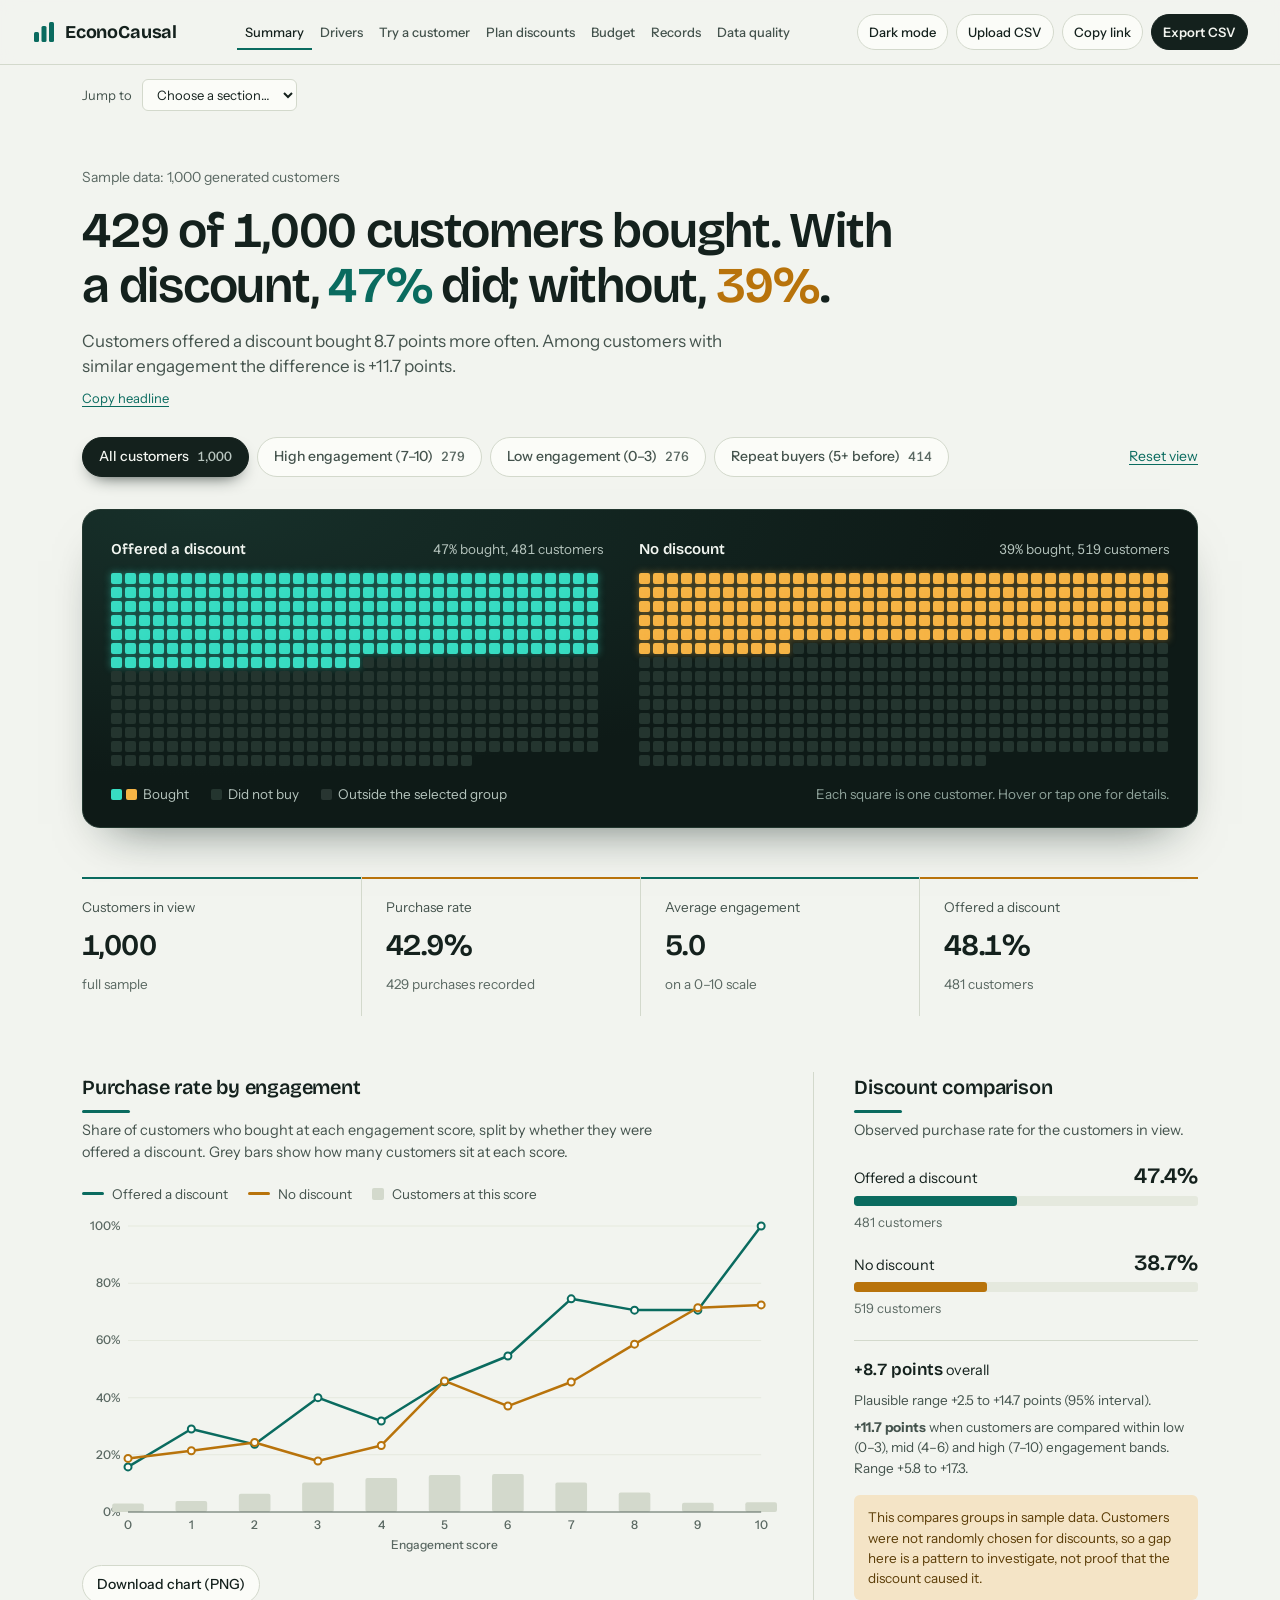
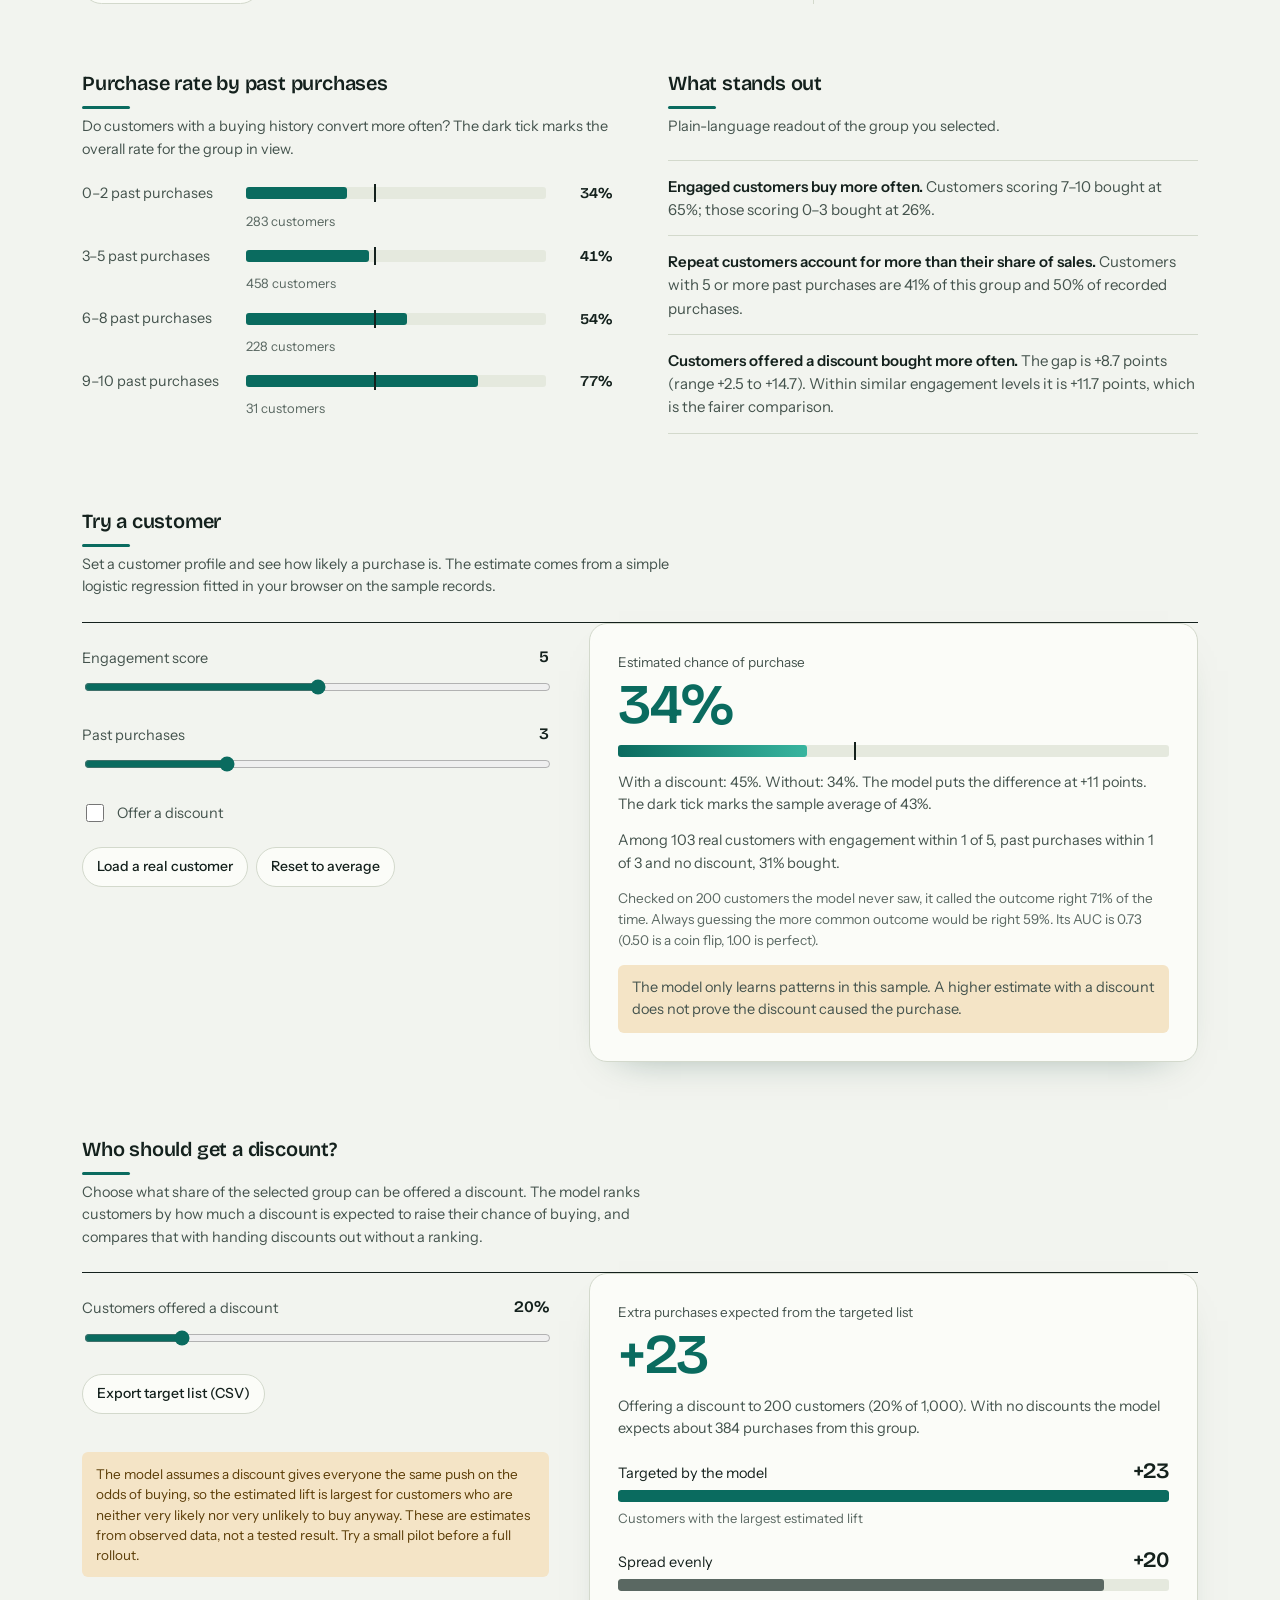
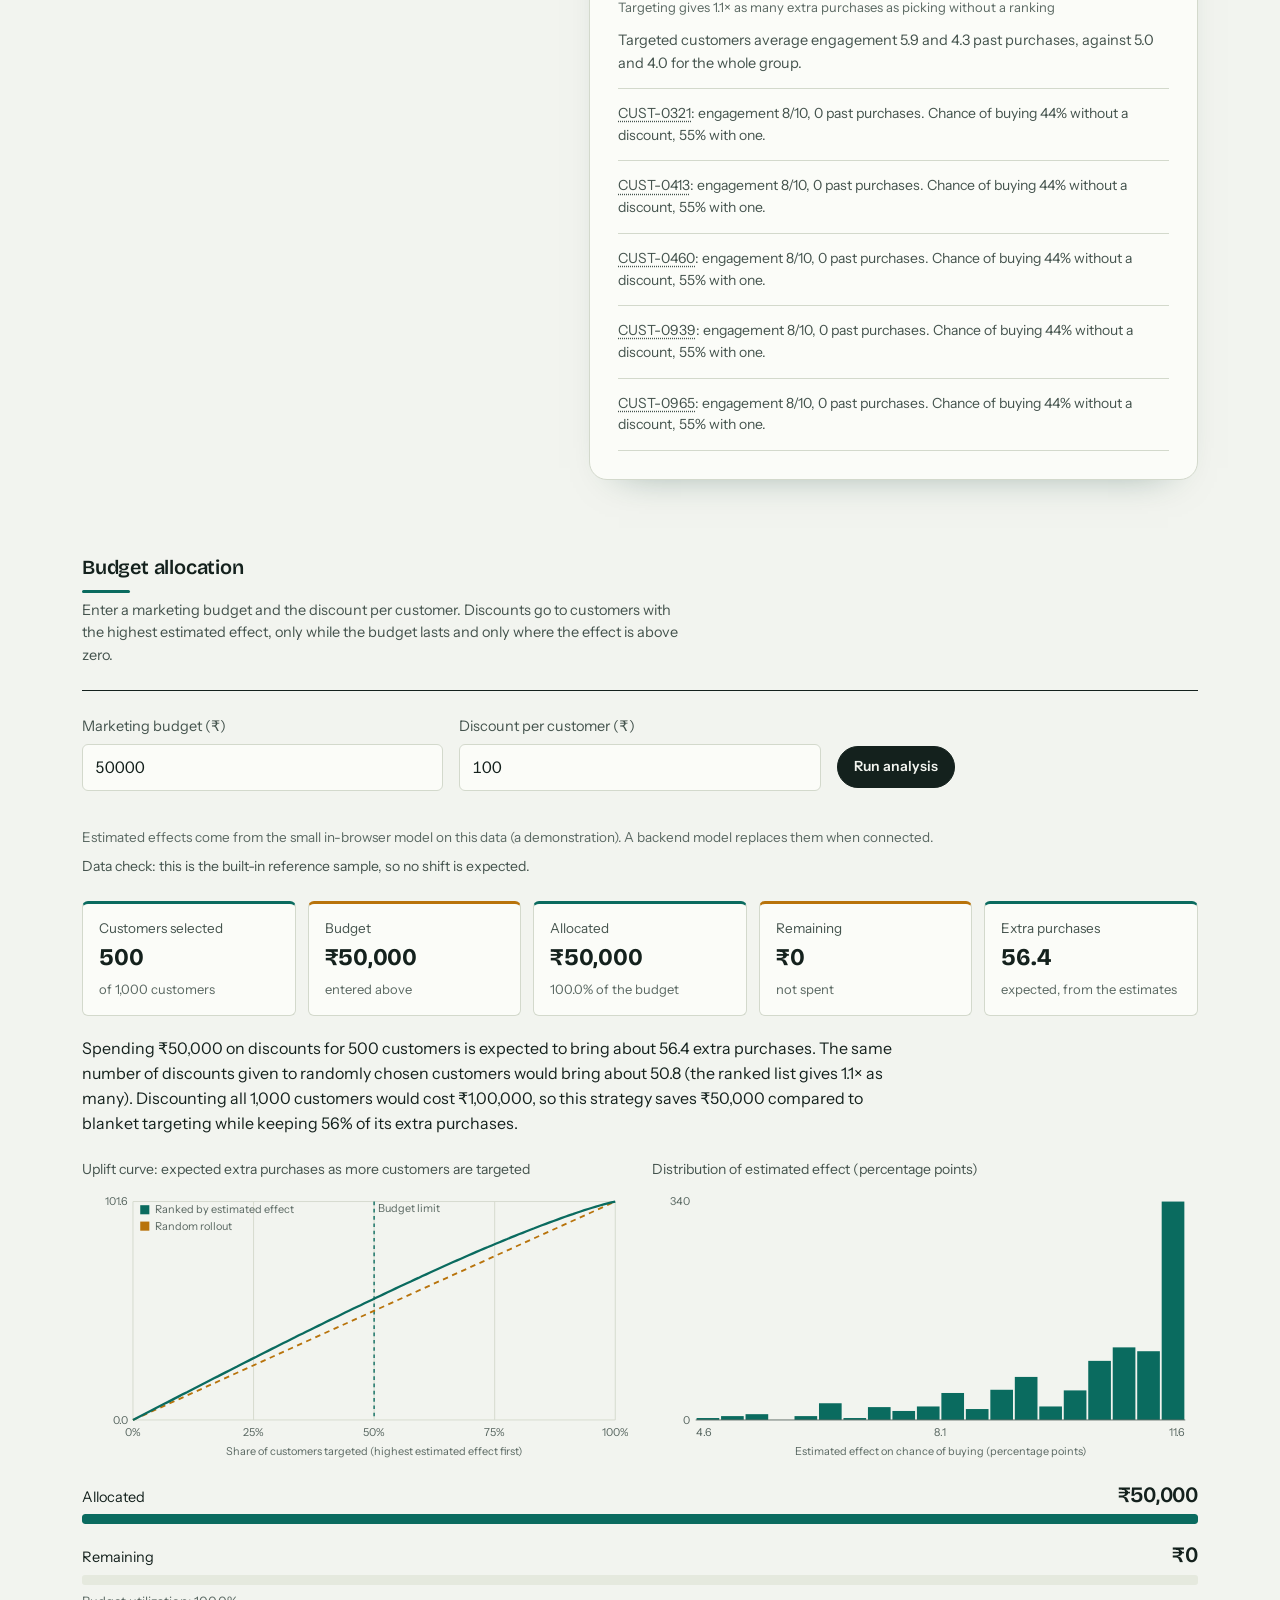
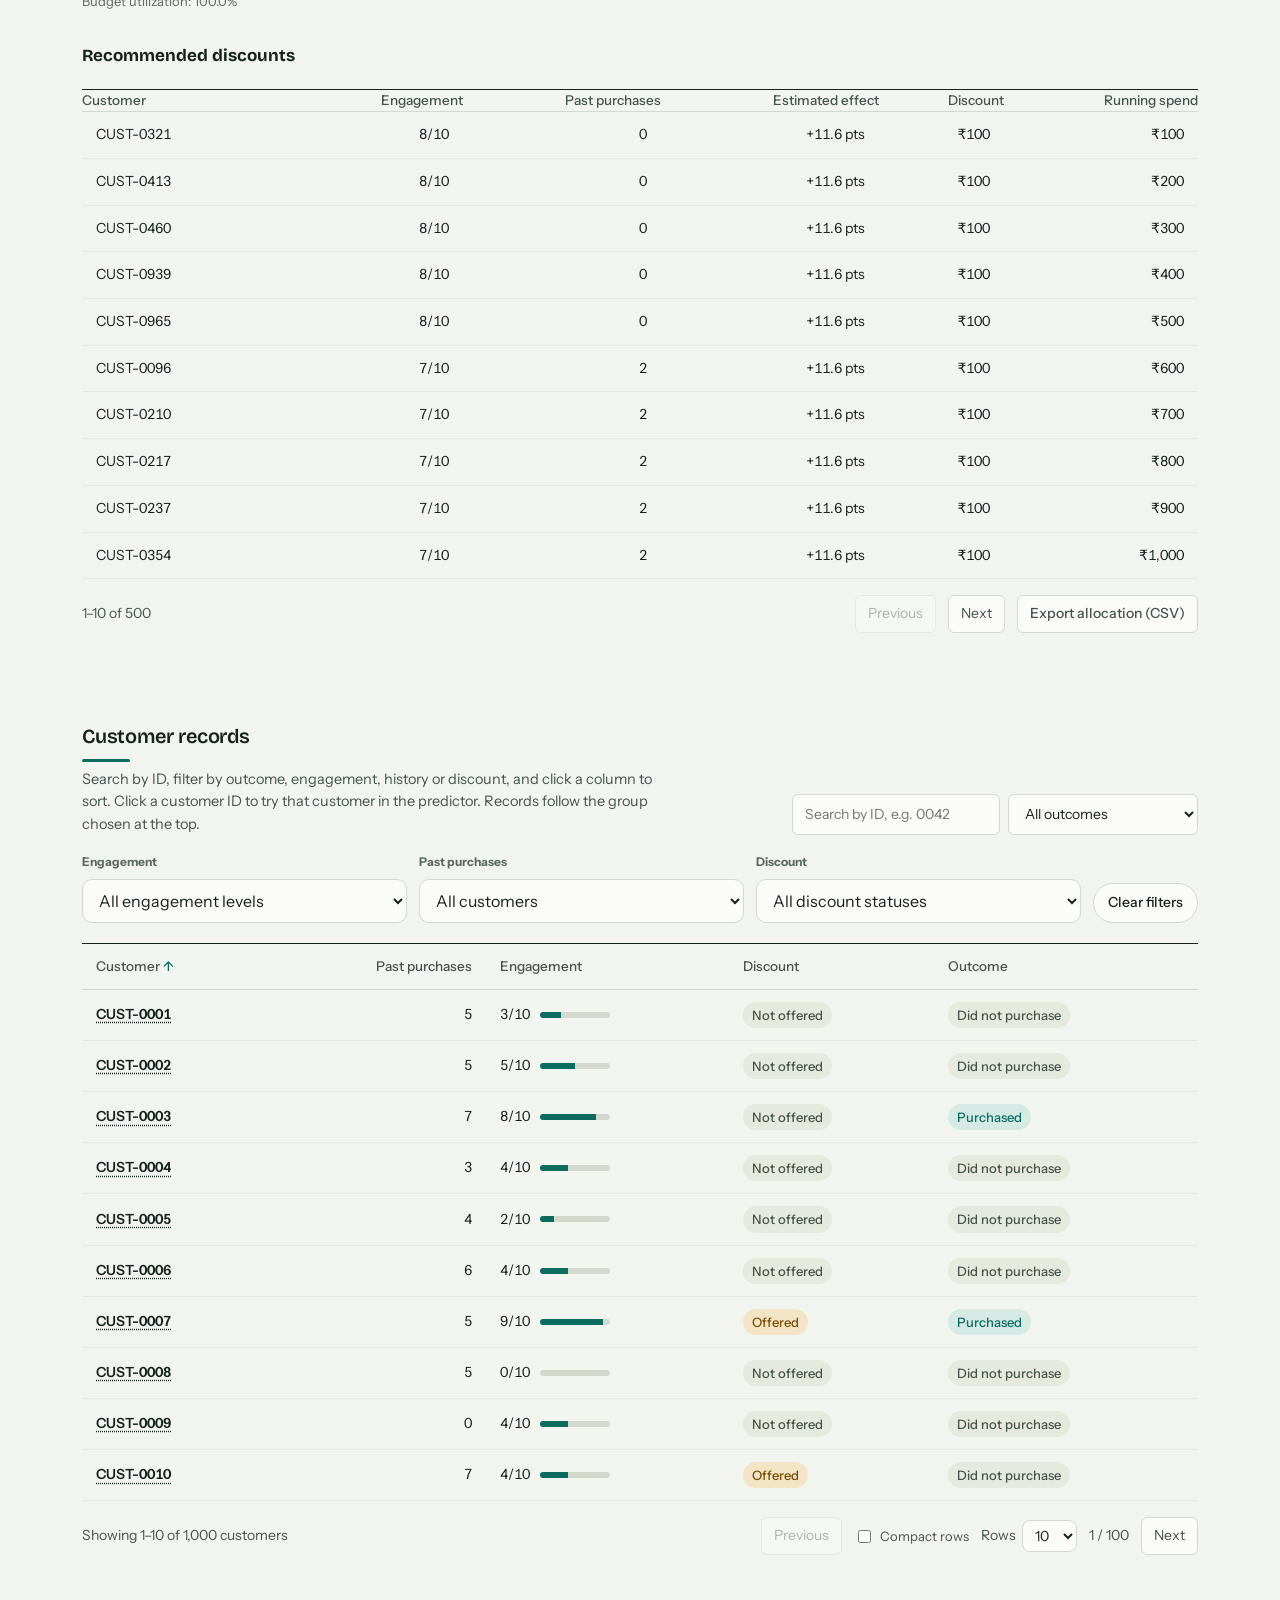
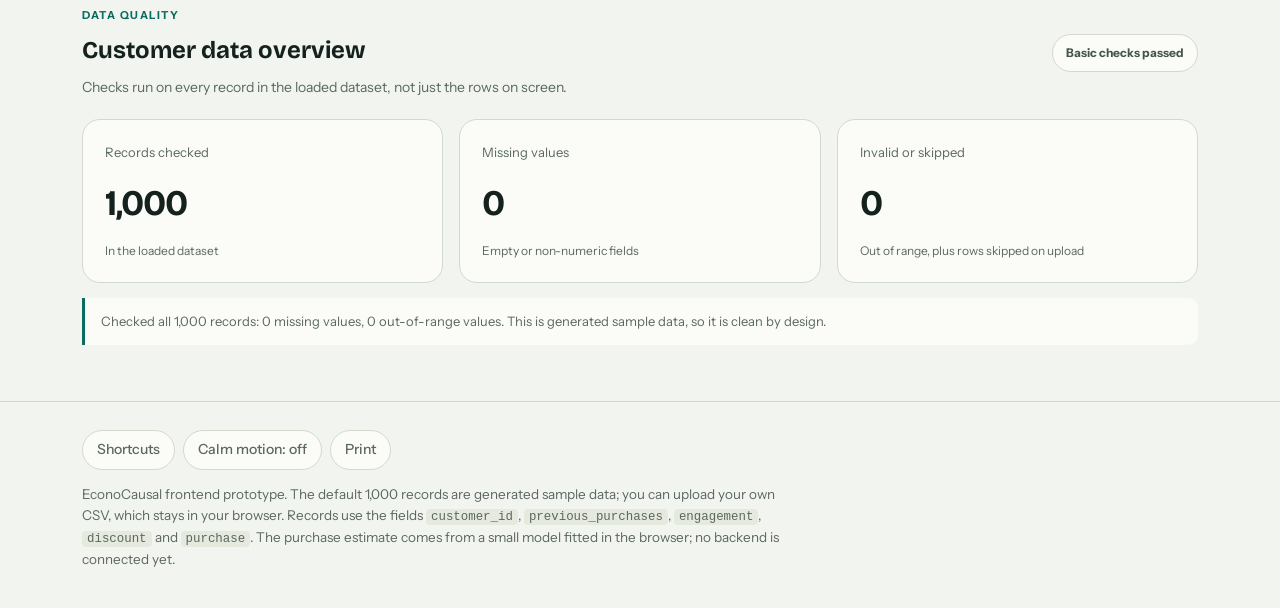
<file: index.html>
<!doctype html>
<html lang="en">
<head>
  <meta charset="UTF-8">
  <meta name="viewport" content="width=device-width, initial-scale=1">
  <title>EconoCausal: customer intelligence</title>
  <meta name="description" content="Explore who buys, how engaged customers are, and how discounts line up with purchases.">
  <meta name="theme-color" content="#0a6b5f">
  <meta property="og:type" content="website">
  <meta property="og:title" content="EconoCausal: customer intelligence">
  <meta property="og:description" content="Explore who buys, how engaged customers are, and how discounts line up with purchases.">
  <meta property="og:url" content="https://YOUR-USERNAME.github.io/YOUR-REPO/">
  <meta property="og:image" content="https://YOUR-USERNAME.github.io/YOUR-REPO/og-image.png">
  <meta property="og:image:alt" content="EconoCausal customer intelligence dashboard">
  <meta name="twitter:card" content="summary_large_image">
  <link rel="icon" href="data:image/svg+xml,%3Csvg xmlns='http://www.w3.org/2000/svg' viewBox='0 0 24 24'%3E%3Cg fill='%230a6b5f'%3E%3Crect x='2' y='12' width='5' height='10' rx='1.5'/%3E%3Crect x='9.5' y='6' width='5' height='16' rx='1.5'/%3E%3Crect x='17' y='2' width='5' height='20' rx='1.5'/%3E%3C/g%3E%3C/svg%3E">
  <link rel="preconnect" href="https://fonts.googleapis.com">
  <link rel="preconnect" href="https://fonts.gstatic.com" crossorigin>
  <link href="https://fonts.googleapis.com/css2?family=Bricolage+Grotesque:opsz,wght@12..96,500..800&family=Instrument+Sans:wght@400;500;600&display=swap" rel="stylesheet">
  <script>try{var t=localStorage.getItem("ec-theme");if(t==="dark"||t==="light")document.documentElement.dataset.theme=t}catch(e){}</script>
  <link rel="stylesheet" href="style.css">
</head>
<body>
<a class="skip" href="#summary">Skip to content</a>

<header class="site-header">
  <div class="wrap topbar">
    <a class="wordmark" href="#top" aria-label="EconoCausal home">
      <svg viewBox="0 0 24 24" width="24" height="24" aria-hidden="true">
        <rect x="2" y="12" width="5" height="10" rx="1.5"/>
        <rect x="9.5" y="6" width="5" height="16" rx="1.5"/>
        <rect x="17" y="2" width="5" height="20" rx="1.5"/>
      </svg>
      EconoCausal
    </a>
    <nav class="nav" aria-label="Sections">
      <a href="#summary" class="active">Summary</a>
      <a href="#drivers">Drivers</a>
      <a href="#predict">Try a customer</a>
      <a href="#target">Plan discounts</a>
      <a href="#budget">Budget</a>
      <a href="#customers">Records</a>
      <a href="#data-quality">Data quality</a>
    </nav>
    <div class="actions">
      <button class="btn-ghost" id="theme" type="button" aria-pressed="false">Dark mode</button>
      <button class="btn-ghost" id="upload" type="button">Upload CSV</button>
      <button class="btn-ghost" id="share" type="button" title="Copy link to this view" aria-label="Copy link to this view">Copy link</button>
      <button class="btn" id="export" type="button">Export CSV</button>
    </div>
  </div>
</header>

<main id="top">
  <nav class="wrap jump-nav" aria-label="Jump to section">
    <label for="jumpSel">Jump to</label>
    <select id="jumpSel">
      <option value="">Choose a section…</option>
      <option value="summary">Summary</option>
      <option value="predict">Try a customer</option>
      <option value="target">Plan discounts</option>
      <option value="budget">Budget allocation</option>
      <option value="customers">Customer records</option>
      <option value="data-quality">Data quality</option>
    </select>
  </nav>
  <section class="wrap hero" id="summary" aria-labelledby="headline">
    <p class="source"><span id="sourceText">Sample data: 1,000 generated customers</span> <button type="button" class="link" id="useSample" hidden>Back to sample data</button></p>
    <p class="api-status" id="apiStatus" role="status" hidden></p>
    <h1 id="headline" class="headline" aria-live="polite">Loading customer sample…</h1>
    <p class="subline" id="subline"></p>
    <button type="button" class="link" id="copyHeadline" title="Copy the headline above as text">Copy headline</button>

    <div class="segments" role="group" aria-label="Customer group">
      <button type="button" class="seg is-on" data-seg="all" aria-pressed="true">All customers <span class="seg-n"></span></button>
      <button type="button" class="seg" data-seg="high" aria-pressed="false">High engagement (7–10) <span class="seg-n"></span></button>
      <button type="button" class="seg" data-seg="low" aria-pressed="false">Low engagement (0–3) <span class="seg-n"></span></button>
      <button type="button" class="seg" data-seg="repeat" aria-pressed="false">Repeat buyers (5+ before) <span class="seg-n"></span></button>
      <button type="button" class="link" id="resetDashboard">Reset view</button>
    </div>

    <figure class="people" id="people">
      <div class="people-groups" id="peopleGroups" role="img" aria-label="One square for each customer, grouped by whether they were offered a discount. Filled squares bought. The same numbers appear in the headline and the figures below."></div>
      <div class="dot-tip" id="dotTip" hidden></div>
      <figcaption class="people-key">
        <span><i class="sw with"></i><i class="sw without"></i> Bought</span>
        <span><i class="sw off"></i> Did not buy</span>
        <span><i class="sw faded"></i> Outside the selected group</span>
        <span class="hint">Each square is one customer. Hover or tap one for details.</span>
      </figcaption>
    </figure>
  </section>

  <section class="wrap stats" aria-label="Key figures">
    <div class="stat"><span class="stat-label">Customers in view</span><strong id="sTotal">–</strong><span class="stat-note" id="sTotalNote">&nbsp;</span></div>
    <div class="stat"><span class="stat-label">Purchase rate</span><strong id="sRate">–</strong><span class="stat-note" id="sRateNote">&nbsp;</span></div>
    <div class="stat"><span class="stat-label">Average engagement</span><strong id="sEng">–</strong><span class="stat-note">on a 0–10 scale</span></div>
    <div class="stat"><span class="stat-label">Offered a discount</span><strong id="sDisc">–</strong><span class="stat-note" id="sDiscNote">&nbsp;</span></div>
  </section>

  <div id="drivers">
    <section class="wrap drivers" aria-labelledby="drv-title">
      <div class="drivers-main">
        <div class="sec-head">
          <h2 id="drv-title">Purchase rate by engagement</h2>
          <p>Share of customers who bought at each engagement score, split by whether they were offered a discount. Grey bars show how many customers sit at each score.</p>
        </div>
        <div class="legend" aria-hidden="true">
          <span><i class="line with"></i> Offered a discount</span>
          <span><i class="line without"></i> No discount</span>
          <span><i class="swatch"></i> Customers at this score</span>
        </div>
        <div class="chart" id="trendWrap">
          <svg id="trend" role="img" tabindex="0" aria-labelledby="trendDesc" aria-keyshortcuts="ArrowLeft ArrowRight Home End Escape"></svg>
          <div class="tip" id="tip" hidden></div>
        </div>
        <p class="sr-only" id="trendDesc"></p>
        <div class="chart-actions"><button type="button" class="btn-ghost" id="chartPng">Download chart (PNG)</button></div>
      </div>

      <aside class="drivers-side">
        <div class="sec-head">
          <h2>Discount comparison</h2>
          <p>Observed purchase rate for the customers in view.</p>
        </div>
        <ul class="compare" id="compare"></ul>
        <div class="gap-line" id="gapLine"></div>
        <p class="caveat">This compares groups in sample data. Customers were not randomly chosen for discounts, so a gap here is a pattern to investigate, not proof that the discount caused it.</p>
      </aside>
    </section>

    <section class="wrap lower" aria-labelledby="prev-title">
      <div>
        <div class="sec-head">
          <h2 id="prev-title">Purchase rate by past purchases</h2>
          <p>Do customers with a buying history convert more often? The dark tick marks the overall rate for the group in view.</p>
        </div>
        <ul class="bars" id="prevBars"></ul>
      </div>
      <div>
        <div class="sec-head">
          <h2>What stands out</h2>
          <p>Plain-language readout of the group you selected.</p>
        </div>
        <ul class="notes" id="notes"></ul>
      </div>
    </section>
  </div>

  <section class="wrap predict" id="predict" aria-labelledby="pred-title">
    <div class="sec-head">
      <h2 id="pred-title">Try a customer</h2>
      <p>Set a customer profile and see how likely a purchase is. The estimate comes from a simple logistic regression fitted in your browser on the sample records.</p>
    </div>
    <div class="pred-grid">
      <div class="pred-controls">
        <div class="ctl">
          <label for="pEng">Engagement score <output id="pEngOut" for="pEng">5</output></label>
          <input type="range" id="pEng" min="0" max="10" step="1" value="5">
        </div>
        <div class="ctl">
          <label for="pPrev">Past purchases <output id="pPrevOut" for="pPrev">3</output></label>
          <input type="range" id="pPrev" min="0" max="10" step="1" value="3">
        </div>
        <label class="check"><input type="checkbox" id="pDisc"> Offer a discount</label>
        <div class="pred-actions">
          <button type="button" class="btn-ghost" id="pLoad">Load a real customer</button>
          <button type="button" class="btn-ghost" id="pReset">Reset to average</button>
        </div>
        <p class="pred-actual" id="pActual" hidden></p>
      </div>
      <div class="pred-out" aria-live="polite">
        <span class="stat-label">Estimated chance of purchase</span>
        <strong class="pred-big" id="pProb">–</strong>
        <div class="track"><span class="fill" id="pFill"></span><span class="avg" id="pAvg"></span></div>
        <p id="pDelta"></p>
        <p id="pSimilar"></p>
        <p class="pred-model" id="pModel"></p>
        <p class="caveat">The model only learns patterns in this sample. A higher estimate with a discount does not prove the discount caused the purchase.</p>
      </div>
    </div>
  </section>

  <section class="wrap predict" id="target" aria-labelledby="tgt-title">
    <div class="sec-head">
      <h2 id="tgt-title">Who should get a discount?</h2>
      <p>Choose what share of the selected group can be offered a discount. The model ranks customers by how much a discount is expected to raise their chance of buying, and compares that with handing discounts out without a ranking.</p>
    </div>
    <div class="pred-grid">
      <div class="pred-controls">
        <div class="ctl">
          <label for="tPct">Customers offered a discount <output id="tPctOut" for="tPct">20%</output></label>
          <input type="range" id="tPct" min="0" max="100" step="5" value="20">
        </div>
        <div class="pred-actions">
          <button type="button" class="btn-ghost" id="tExport">Export target list (CSV)</button>
        </div>
        <p class="caveat">The model assumes a discount gives everyone the same push on the odds of buying, so the estimated lift is largest for customers who are neither very likely nor very unlikely to buy anyway. These are estimates from observed data, not a tested result. Try a small pilot before a full rollout.</p>
      </div>
      <div class="pred-out">
        <span class="stat-label">Extra purchases expected from the targeted list</span>
        <strong class="pred-big" id="tBig">–</strong>
        <p id="tSummary"></p>
        <ul class="compare" id="tCompare"></ul>
        <p id="tProfile"></p>
        <ul class="notes" id="tTop"></ul>
      </div>
    </div>
  </section>

  <section class="wrap predict" id="budget" aria-labelledby="bud-title">
    <div class="sec-head">
      <h2 id="bud-title">Budget allocation</h2>
      <p>Enter a marketing budget and the discount per customer. Discounts go to customers with the highest estimated effect, only while the budget lasts and only where the effect is above zero.</p>
    </div>
    <form class="b-form" id="bForm" novalidate>
      <div class="b-field">
        <label for="bBudget">Marketing budget (₹)</label>
        <input id="bBudget" type="text" inputmode="numeric" autocomplete="off" value="50000" aria-describedby="bBudgetErr">
        <small class="b-err" id="bBudgetErr" role="alert"></small>
      </div>
      <div class="b-field">
        <label for="bDisc">Discount per customer (₹)</label>
        <input id="bDisc" type="text" inputmode="numeric" autocomplete="off" value="100" aria-describedby="bDiscErr">
        <small class="b-err" id="bDiscErr" role="alert"></small>
      </div>
      <button class="btn" id="bRun" type="submit">Run analysis</button>
    </form>
    <p class="b-note" id="bSource"></p>
    <p class="b-drift" id="bDrift" role="status"></p>
    <div id="bResults">
      <div class="b-cards" id="bCards"></div>
      <p class="b-summary" id="bSummary" aria-live="polite"></p>
      <div class="b-charts">
        <figure><figcaption>Uplift curve: expected extra purchases as more customers are targeted</figcaption><svg id="bUplift" viewBox="0 0 600 300" role="img" aria-label="Uplift curve"></svg></figure>
        <figure><figcaption>Distribution of estimated effect (percentage points)</figcaption><svg id="bHist" viewBox="0 0 600 300" role="img" aria-label="Histogram of estimated effects"></svg></figure>
      </div>
      <ul class="compare" id="bUsage"></ul>
      <h3 class="b-h3">Recommended discounts</h3>
      <div class="table-scroll" tabindex="0" role="region" aria-label="Allocation table">
        <table>
          <thead><tr><th scope="col">Customer</th><th scope="col" class="num">Engagement</th><th scope="col" class="num">Past purchases</th><th scope="col" class="num">Estimated effect</th><th scope="col" class="num">Discount</th><th scope="col" class="num">Running spend</th></tr></thead>
          <tbody id="bRows"></tbody>
        </table>
      </div>
      <div class="pager">
        <span id="bPageInfo" aria-live="polite"></span>
        <div class="pager-ctl">
          <button type="button" id="bPrev">Previous</button>
          <button type="button" id="bNext">Next</button>
          <button type="button" class="btn-ghost" id="bExport">Export allocation (CSV)</button>
        </div>
      </div>
    </div>
  </section>

  <section class="wrap records" id="customers" aria-labelledby="rec-title">
    <div class="rec-head">
      <div class="sec-head">
        <h2 id="rec-title">Customer records</h2>
        <p>Search by ID, filter by outcome, engagement, history or discount, and click a column to sort. Click a customer ID to try that customer in the predictor. Records follow the group chosen at the top.</p>
      </div>
      <div class="filters">
        <input type="search" id="search" inputmode="numeric" maxlength="4" pattern="[0-9]*" placeholder="Search by ID, e.g. 0042" aria-label="Search by customer ID" autocomplete="off">
        <select id="purchaseFilter" aria-label="Filter by outcome">
          <option value="all">All outcomes</option>
          <option value="1">Purchased</option>
          <option value="0">Did not purchase</option>
        </select>
      </div>
    </div>

    <div class="advanced-filters" role="group" aria-label="More customer filters">
      <label><span>Engagement</span>
        <select id="engagementFilter">
          <option value="all">All engagement levels</option>
          <option value="high">High (7–10)</option>
          <option value="medium">Medium (4–6)</option>
          <option value="low">Low (0–3)</option>
        </select>
      </label>
      <label><span>Past purchases</span>
        <select id="historyFilter">
          <option value="all">All customers</option>
          <option value="repeat">5 or more</option>
          <option value="few">0–4 purchases</option>
        </select>
      </label>
      <label><span>Discount</span>
        <select id="discountFilter">
          <option value="all">All discount statuses</option>
          <option value="1">Offered a discount</option>
          <option value="0">Not offered</option>
        </select>
      </label>
      <button type="button" class="btn-ghost" id="clearAdvancedFilters">Clear filters</button>
    </div>

    <div class="table-scroll" tabindex="0" role="region" aria-label="Customer records table">
      <table>
        <thead>
          <tr>
            <th scope="col" aria-sort="ascending"><button type="button" data-sort="customer_id">Customer</button></th>
            <th scope="col" class="num" aria-sort="none"><button type="button" data-sort="previous_purchases">Past purchases</button></th>
            <th scope="col" aria-sort="none"><button type="button" data-sort="engagement">Engagement</button></th>
            <th scope="col" aria-sort="none"><button type="button" data-sort="discount">Discount</button></th>
            <th scope="col" aria-sort="none"><button type="button" data-sort="purchase">Outcome</button></th>
          </tr>
        </thead>
        <tbody id="rows"></tbody>
      </table>
    </div>
    <div class="pager">
      <span id="summaryText" aria-live="polite"></span>
      <div class="pager-ctl">
        <button type="button" id="prev">Previous</button>
        <label class="compact-toggle">
          <input type="checkbox" id="compactRows">
          <span>Compact rows</span>
        </label>
        <label class="page-size">Rows
          <select id="pageSize" aria-label="Rows per page">
            <option value="10">10</option>
            <option value="25">25</option>
            <option value="50">50</option>
          </select>
        </label>
        <span id="pageText"></span>
        <button type="button" id="next">Next</button>
      </div>
    </div>
  </section>

<!-- Data quality panel -->
  <section class="wrap quality-section" id="data-quality" aria-labelledby="quality-title">
    <div class="quality-header">
      <div>
        <span class="section-eyebrow">DATA QUALITY</span>
        <h2 id="quality-title">Customer data overview</h2>
        <p>Checks run on every record in the loaded dataset, not just the rows on screen.</p>
      </div>
      <span class="quality-badge" id="quality-status">Awaiting analysis</span>
    </div>
    <div class="quality-grid">
      <article class="quality-card">
        <span class="quality-label">Records checked</span>
        <strong id="quality-visible">0</strong>
        <p>In the loaded dataset</p>
      </article>
      <article class="quality-card">
        <span class="quality-label">Missing values</span>
        <strong id="quality-missing">—</strong>
        <p>Empty or non-numeric fields</p>
      </article>
      <article class="quality-card">
        <span class="quality-label">Invalid or skipped</span>
        <strong id="quality-invalid">—</strong>
        <p>Out of range, plus rows skipped on upload</p>
      </article>
    </div>
    <p class="quality-note" id="quality-note" aria-live="polite">Quality checks run when data loads.</p>
  </section>
</main>

<footer class="site-footer">
  <div class="wrap">
    <div class="footer-tools">
      <button class="btn-ghost" id="keysBtn" type="button" aria-haspopup="dialog" title="Keyboard shortcuts (?)" aria-label="Keyboard shortcuts">Shortcuts</button>
      <button class="btn-ghost" id="calmBtn" type="button" aria-pressed="false" title="Turn page animations off or on">Calm motion: off</button>
      <button class="btn-ghost" id="printBtn" type="button" title="Print this page or save it as PDF" aria-label="Print this page">Print</button>
    </div>
    <p>EconoCausal frontend prototype. The default 1,000 records are generated sample data; you can upload your own CSV, which stays in your browser. Records use the fields <code>customer_id</code>, <code>previous_purchases</code>, <code>engagement</code>, <code>discount</code> and <code>purchase</code>. The purchase estimate comes from a small model fitted in the browser; no backend is connected yet.</p>
  </div>
</footer>

<input type="file" id="fileIn" accept=".csv,text/csv,text/plain" hidden>
<dialog id="uploadDlg" aria-labelledby="uTitle">
  <div class="dlg">
    <h2 id="uTitle">Check your file</h2>
    <div id="uBody"></div>
    <p class="u-note">Columns needed: <code>previous_purchases</code>, <code>engagement</code> (0–10), <code>discount</code> and <code>purchase</code> (0/1 or yes/no). <code>customer_id</code> is optional (kept when every value is a unique whole number from 1 to 9999). The file is read in your browser and is not uploaded anywhere.</p>
    <div class="dlg-actions">
      <button type="button" class="btn-ghost" id="uTemplate">Download a template</button>
      <button type="button" class="btn-ghost" id="uAgain">Choose another file</button>
      <button type="button" class="btn-ghost" id="uCancel">Cancel</button>
      <button type="button" class="btn" id="uUse">Use this data</button>
    </div>
  </div>
</dialog>
<noscript><p class="noscript">This dashboard needs JavaScript to draw its charts and table.</p></noscript>
<button type="button" id="toTop" class="to-top" aria-label="Back to top" title="Back to top" hidden>
  <svg viewBox="0 0 24 24" width="20" height="20" aria-hidden="true" fill="none" stroke="currentColor" stroke-width="2.4" stroke-linecap="round" stroke-linejoin="round">
    <path d="M12 19V5"/>
    <path d="M5 12l7-7 7 7"/>
  </svg>
</button>
<dialog id="keysDlg" aria-labelledby="kTitle">
  <div class="dlg">
    <h2 id="kTitle">Keyboard shortcuts</h2>
    <ul class="k-list">
      <li><kbd>?</kbd><span>Open this list</span></li>
      <li><kbd>/</kbd><span>Jump to the customer search box</span></li>
      <li><kbd>Esc</kbd><span>Close this window</span></li>
      <li><kbd>←</kbd><kbd>→</kbd><span>Move along the engagement chart (when it is focused)</span></li>
    </ul>
    <div class="dlg-actions">
      <button type="button" class="btn" id="kClose">Close</button>
    </div>
  </div>
</dialog>
<div id="netBadge" class="net-badge" role="status" aria-live="polite" hidden></div>
<div id="resumeBar" class="resume-bar" role="region" aria-label="Resume reading" hidden>
  <span>Continue where you left off?</span>
  <button type="button" id="resumeGo" class="resume-go">Resume</button>
  <button type="button" id="resumeNo" class="resume-no" aria-label="Dismiss">Dismiss</button>
</div>
<div id="toast" role="status" aria-live="polite"></div>
<script src="config.js"></script>
<script src="script.js"></script>
<script src="budget.js"></script>
<script>(function(){var h=document.querySelector(".site-header");if(!h)return;function f(){h.classList.toggle("scrolled",window.scrollY>8)}addEventListener("scroll",f,{passive:true});f()})()</script>
</body>
</html>
</file>
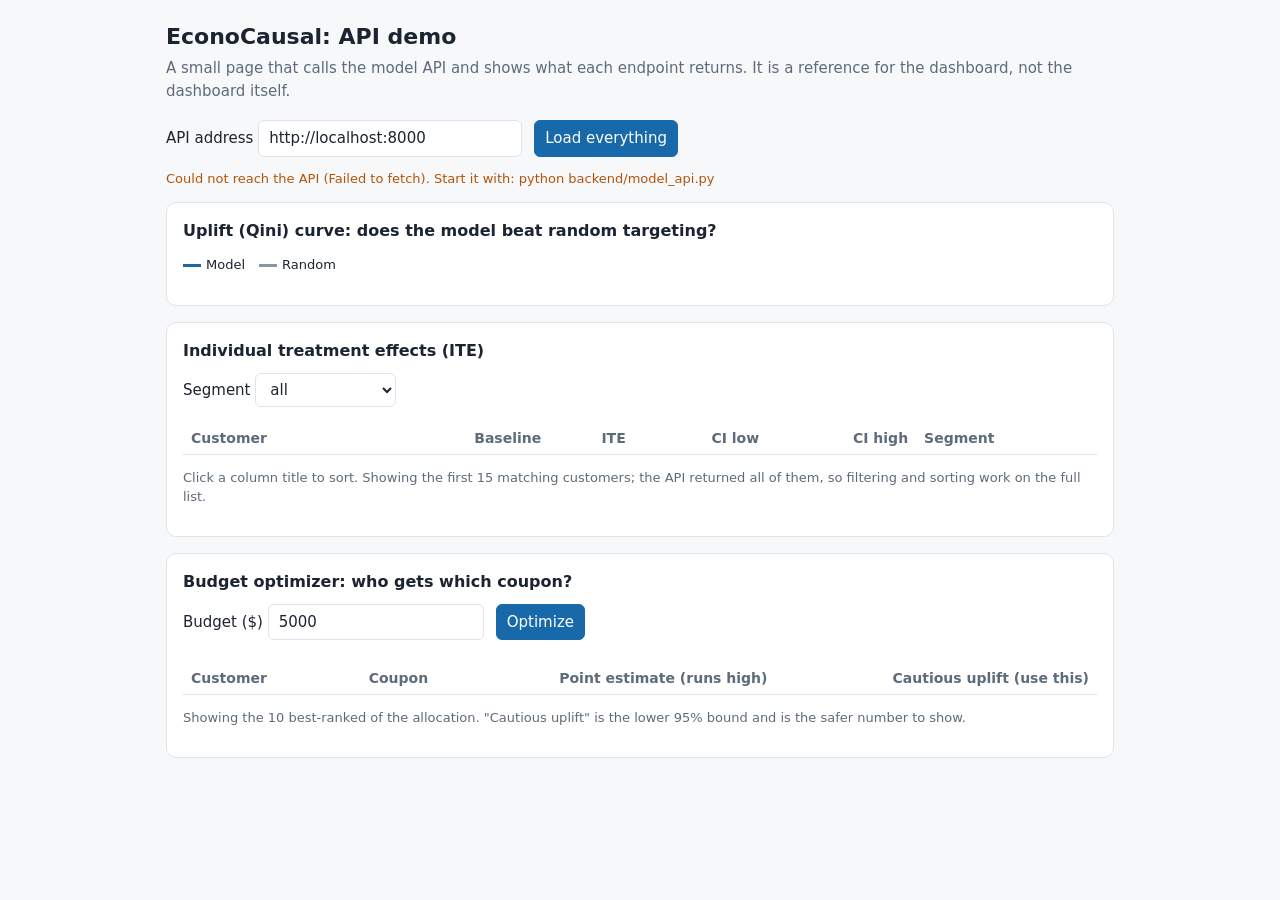
<file: docs/api_demo.html>
<!doctype html>
<html lang="en">
<head>
<meta charset="utf-8">
<meta name="viewport" content="width=device-width, initial-scale=1">
<title>EconoCausal API demo</title>
<style>
  :root { --bg:#f7f8fa; --card:#fff; --ink:#1b2430; --muted:#5d6b7a; --line:#dfe4ea;
          --model:#1769aa; --random:#8a96a3; --warn:#b4540a; --warnbg:#fff3e6; --ok:#1f7a4d; }
  @media (prefers-color-scheme: dark) {
    :root { --bg:#12161b; --card:#1a2028; --ink:#e8edf2; --muted:#9aa7b4; --line:#2b3440;
            --model:#5fb0f0; --random:#8a96a3; --warn:#f0a35f; --warnbg:#2b2216; --ok:#5fd39a; } }
  * { box-sizing:border-box; }
  body { margin:0; background:var(--bg); color:var(--ink); font:15px/1.5 system-ui,sans-serif; }
  main { max-width:980px; margin:0 auto; padding:20px 16px 48px; }
  h1 { font-size:22px; margin:0 0 4px; } h2 { font-size:16px; margin:0 0 10px; }
  .sub { color:var(--muted); margin:0 0 18px; }
  .card { background:var(--card); border:1px solid var(--line); border-radius:10px; padding:16px; margin-bottom:16px; }
  .row { display:flex; gap:12px; flex-wrap:wrap; align-items:center; }
  input,select,button { font:inherit; padding:6px 10px; border:1px solid var(--line); border-radius:6px; background:var(--card); color:var(--ink); }
  button { cursor:pointer; background:var(--model); color:#fff; border-color:var(--model); }
  .banner { padding:10px 14px; border-radius:8px; margin-bottom:16px; }
  .banner.warn { background:var(--warnbg); color:var(--warn); border:1px solid var(--warn); }
  .banner.ok { color:var(--ok); border:1px solid var(--ok); }
  .err { color:var(--warn); }
  table { width:100%; border-collapse:collapse; font-size:14px; }
  th,td { text-align:right; padding:5px 8px; border-bottom:1px solid var(--line); }
  th:first-child,td:first-child,th.l,td.l { text-align:left; }
  th { color:var(--muted); font-weight:600; cursor:pointer; }
  .seg { display:inline-block; padding:1px 8px; border-radius:10px; border:1px solid var(--line); font-size:12px; }
  .muted { color:var(--muted); font-size:13px; }
  svg text { fill:var(--muted); font-size:11px; }
  .kpis { display:flex; gap:12px; flex-wrap:wrap; margin:8px 0; }
  .kpi { border:1px solid var(--line); border-radius:8px; padding:8px 12px; min-width:130px; }
  .kpi b { display:block; font-size:20px; }
  .legend span { margin-right:14px; font-size:13px; } .legend i { display:inline-block; width:18px; height:3px; vertical-align:middle; margin-right:5px; }
</style>
</head>
<body>
<main>
  <h1>EconoCausal: API demo</h1>
  <p class="sub">A small page that calls the model API and shows what each endpoint returns. It is a reference for the dashboard, not the dashboard itself.</p>

  <div class="row" style="margin-bottom:14px">
    <label>API address <input id="base" value="http://localhost:8000" size="26"></label>
    <button id="load">Load everything</button>
    <span id="status" class="muted"></span>
  </div>

  <div id="drift"></div>

  <section class="card">
    <h2>Uplift (Qini) curve: does the model beat random targeting?</h2>
    <div class="legend"><span><i style="background:var(--model)"></i>Model</span><span><i style="background:var(--random)"></i>Random</span></div>
    <div id="qini"></div>
    <p class="muted" id="qiniNote"></p>
  </section>

  <section class="card">
    <h2>Individual treatment effects (ITE)</h2>
    <div class="row">
      <label>Segment
        <select id="seg"><option value="">all</option><option>persuadable</option><option>sure_thing</option><option>lost_cause</option><option>sleeping_dog</option></select>
      </label>
      <span class="muted" id="iteCount"></span>
    </div>
    <div class="kpis" id="segKpis"></div>
    <table><thead><tr><th class="l" data-k="customer_id">Customer</th><th data-k="baseline_prob">Baseline</th><th data-k="ite">ITE</th><th data-k="ci_lower">CI low</th><th data-k="ci_upper">CI high</th><th class="l" data-k="segment">Segment</th></tr></thead>
    <tbody id="iteRows"></tbody></table>
    <p class="muted">Click a column title to sort. Showing the first 15 matching customers; the API returned all of them, so filtering and sorting work on the full list.</p>
  </section>

  <section class="card">
    <h2>Budget optimizer: who gets which coupon?</h2>
    <div class="row">
      <label>Budget ($) <input id="budget" type="number" value="5000" min="1" step="500"></label>
      <button id="opt">Optimize</button>
    </div>
    <p id="optSummary"></p>
    <div class="kpis" id="optKpis"></div>
    <table><thead><tr><th>Customer</th><th>Coupon</th><th>Point estimate (runs high)</th><th>Cautious uplift (use this)</th></tr></thead><tbody id="optRows"></tbody></table>
    <p class="muted">Showing the 10 best-ranked of the allocation. "Cautious uplift" is the lower 95% bound and is the safer number to show.</p>
  </section>
</main>

<script>
const $ = id => document.getElementById(id);
const pct = v => (v * 100).toFixed(1) + " pts";
let customers = [], sortKey = "ite", sortDir = -1;

async function get(path, options) {
  const res = await fetch($("base").value.replace(/\/$/, "") + path, options);
  const body = await res.json();
  if (!res.ok) throw new Error(body.error || res.statusText);
  return body;
}

function drawQini(d) {
  const W = 640, H = 280, L = 44, R = 12, T = 10, B = 30;
  const ys = d.model.qini.concat(d.random.qini), ymax = Math.max(...ys) * 1.08, ymin = Math.min(0, ...ys);
  const x = v => L + v * (W - L - R), y = v => T + (1 - (v - ymin) / (ymax - ymin)) * (H - T - B);
  const line = (s, c) => `<polyline fill="none" stroke="${c}" stroke-width="2.5" points="${s.x.map((v, i) => x(v) + "," + y(s.qini[i])).join(" ")}"/>`;
  let grid = "";
  for (let i = 0; i <= 4; i++) { const v = ymin + (ymax - ymin) * i / 4;
    grid += `<line x1="${L}" x2="${W - R}" y1="${y(v)}" y2="${y(v)}" stroke="var(--line)"/><text x="${L - 6}" y="${y(v) + 4}" text-anchor="end">${v.toFixed(0)}</text>`; }
  for (let i = 0; i <= 4; i++) grid += `<text x="${x(i / 4)}" y="${H - 10}" text-anchor="middle">${i * 25}%</text>`;
  $("qini").innerHTML = `<svg viewBox="0 0 ${W} ${H}" width="100%" role="img" aria-label="Qini curve, model against random">${grid}${line(d.random, "var(--random)")}${line(d.model, "var(--model)")}</svg>`;
  $("qiniNote").textContent = `${d.x_label} (x) against ${d.y_label} (y). Qini coefficient ${d.qini_coefficient}. The model line sits above random until the last customers, whom the discount hurts.`;
}

function renderIte() {
  const seg = $("seg").value;
  const rows = customers.filter(c => !seg || c.segment === seg)
    .sort((a, b) => (a[sortKey] > b[sortKey] ? 1 : -1) * sortDir);
  $("iteCount").textContent = `${rows.length.toLocaleString()} of ${customers.length.toLocaleString()} customers`;
  $("iteRows").innerHTML = rows.slice(0, 15).map(c => `<tr><td class="l">${c.customer_id}</td><td>${(c.baseline_prob * 100).toFixed(1)}%</td><td>${pct(c.ite)}</td><td>${pct(c.ci_lower)}</td><td>${pct(c.ci_upper)}</td><td class="l"><span class="seg">${c.segment}</span></td></tr>`).join("");
}

async function loadAll() {
  $("status").textContent = "Loading…";
  try {
    const [curve, ite, drift] = await Promise.all([get("/api/uplift-curve"), get("/api/ite"), get("/api/drift")]);
    drawQini(curve);
    customers = ite.customers;
    $("segKpis").innerHTML = Object.entries(ite.segment_counts).map(([k, v]) => `<div class="kpi"><b>${v}</b>${k}</div>`).join("");
    renderIte();
    const bad = drift.features.filter(f => f.drift).map(f => f.name);
    $("drift").innerHTML = drift.drift_detected
      ? `<div class="banner warn"><b>Data drift detected</b> in ${bad.join(", ")}. The model's effects may no longer be reliable. (This is the stored simulated example.)</div>`
      : `<div class="banner ok">No data drift detected.</div>`;
    await optimize();
    $("status").textContent = "Loaded.";
  } catch (e) {
    $("status").innerHTML = `<span class="err">Could not reach the API (${e.message}). Start it with: python backend/model_api.py</span>`;
  }
}

async function optimize() {
  try {
    const r = await get("/api/optimize", { method: "POST", headers: { "Content-Type": "application/json" }, body: JSON.stringify({ budget: Number($("budget").value) }) });
    $("optSummary").textContent = r.summary;
    $("optKpis").innerHTML = [["Spent", "$" + r.total_cost.toLocaleString()], ["Customers", r.allocation.length], ["At least (extra purchases)", r.cautious_incremental_purchases]]
      .map(([k, v]) => `<div class="kpi"><b>${v}</b>${k}</div>`).join("");
    $("optRows").innerHTML = r.allocation.slice(0, 10).map(a => `<tr><td class="l">${a.customer_id}</td><td>$${a.discount}</td><td>${pct(a.expected_uplift)}</td><td>${pct(a.cautious_uplift)}</td></tr>`).join("");
  } catch (e) { $("optSummary").innerHTML = `<span class="err">${e.message}</span>`; }
}

document.querySelectorAll("th[data-k]").forEach(th => th.addEventListener("click", () => {
  const k = th.dataset.k; sortDir = k === sortKey ? -sortDir : -1; sortKey = k; renderIte(); }));
$("seg").addEventListener("change", renderIte);
$("load").addEventListener("click", loadAll);
$("opt").addEventListener("click", optimize);
loadAll();
</script>
</body>
</html>
</file>
<file: style.css>
/* EconoCausal: customer intelligence dashboard
   Paper and ink, with two colours that always mean the same thing:
   teal = offered a discount, amber = no discount. */

:root {
  --paper: #f2f4ef;
  --surface: #fbfcf8;
  --ink: #14211d;
  --ink-2: #44534d;
  --ink-3: #5a6862;
  --rule: #d3d9cc;
  --rule-soft: #e5e9de;
  --dot-off: #cdd4c5;
  --teal: #0a6b5f;
  --teal-soft: #d5eae5;
  --amber: #b8730b;
  --amber-soft: #f4e4c6;
  --amber-ink: #5b3d07;

  --font-display: "Bricolage Grotesque", "Segoe UI", system-ui, sans-serif;
  --font-body: "Instrument Sans", "Segoe UI", system-ui, sans-serif;

  --head: 64px;
}

*, *::before, *::after { box-sizing: border-box; }
html { scroll-behavior: smooth; scroll-padding-top: calc(var(--head) + 16px); -webkit-text-size-adjust: 100%; }
body {
  margin: 0;
  background: var(--paper);
  color: var(--ink);
  font: 400 16px/1.55 var(--font-body);
  -webkit-font-smoothing: antialiased;
}
button, input, select { font: inherit; color: inherit; }
button, select { cursor: pointer; }
a { color: inherit; text-decoration: none; }
code { font-size: .92em; background: var(--rule-soft); padding: 1px 5px; border-radius: 4px; }
h1, h2, h3, strong { font-family: var(--font-display); }
:focus-visible { outline: 2px solid var(--teal); outline-offset: 2px; border-radius: 4px; }

.wrap { width: 100%; max-width: 1180px; margin: 0 auto; padding: 0 32px; }
.noscript { margin: 0; padding: 16px 32px; background: var(--amber-soft); color: var(--amber-ink); }

/* Header */
.site-header {
  position: sticky; top: 0; z-index: 10;
  background: var(--paper);
  background: color-mix(in srgb, var(--paper) 92%, transparent);
  -webkit-backdrop-filter: blur(8px);
  backdrop-filter: blur(8px);
  border-bottom: 1px solid var(--rule);
}
.topbar { display: flex; align-items: center; justify-content: space-between; height: var(--head); gap: 24px; }
.wordmark {
  display: inline-flex; align-items: center; gap: 9px;
  font: 700 18px var(--font-display); letter-spacing: -.01em;
}
.wordmark svg { fill: var(--teal); }
.nav { display: flex; gap: 6px; }
.nav a {
  padding: 8px 12px; color: var(--ink-2); font-weight: 500; font-size: 14px; border-radius: 6px;
}
.nav a:hover { background: var(--rule-soft); color: var(--ink); }
.nav a.active { color: var(--ink); box-shadow: inset 0 -2px 0 var(--teal); border-radius: 0; }

.btn {
  border: 1px solid var(--ink); background: var(--ink); color: var(--paper);
  padding: 9px 16px; border-radius: 6px; font-weight: 600; font-size: 14px;
  transition: background .15s, border-color .15s;
}
.btn:hover { background: var(--teal); border-color: var(--teal); }

/* Hero */
.hero { padding-top: 56px; padding-bottom: 8px; }
.headline {
  max-width: 26ch;
  margin: 0;
  font-weight: 600;
  font-size: clamp(28px, 4.4vw, 50px);
  line-height: 1.1;
  letter-spacing: -.025em;
  font-variant-numeric: tabular-nums;
}
.headline .with { color: var(--teal); }
.headline .without { color: var(--amber); }
.subline { max-width: 62ch; min-height: 1.5em; margin: 16px 0 0; color: var(--ink-2); font-size: 17px; line-height: 1.5; }

.segments { display: flex; flex-wrap: wrap; gap: 8px; margin-top: 28px; }
.seg {
  display: inline-flex; align-items: baseline; gap: 8px;
  border: 1px solid var(--rule); background: var(--surface); color: var(--ink-2);
  padding: 8px 12px; border-radius: 6px; font-size: 14px; font-weight: 500;
  transition: border-color .15s, background .15s, color .15s;
}
.seg:hover { border-color: var(--ink-3); color: var(--ink); }
.seg-n { font-size: 13px; color: var(--ink-3); font-variant-numeric: tabular-nums; }
.seg.is-on { background: var(--ink); border-color: var(--ink); color: var(--paper); }
.seg.is-on .seg-n { color: #b9c6c0; }

/* One square per customer */
.people { position: relative; margin: 32px 0 0; padding-top: 22px; border-top: 1px solid var(--ink); --d: 11px; --g: 3px; }
.people-groups { display: flex; gap: 36px; align-items: flex-start; }
.grp { min-width: 0; }
.grp-head { display: flex; flex-wrap: wrap; justify-content: space-between; align-items: baseline; gap: 2px 14px; margin-bottom: 12px; }
.grp-head h3 { margin: 0; font-size: 15px; font-weight: 600; }
.grp-meta { font-size: 13.5px; color: var(--ink-2); font-variant-numeric: tabular-nums; }
.dots { display: grid; grid-template-columns: repeat(auto-fill, var(--d)); gap: var(--g); }
.d { width: var(--d); height: var(--d); border-radius: 2px; background: var(--dot-off); transition: opacity .3s ease, transform .3s ease; transition-delay: calc(var(--i) * .35ms); }
.with .d.b { background: var(--teal); }
.without .d.b { background: var(--amber); }
.d.out { opacity: .2; transform: scale(.72); }
.d:hover { transition-delay: 0s; outline: 2px solid var(--ink); outline-offset: 1px; opacity: 1; position: relative; z-index: 1; }

.people-key { display: flex; flex-wrap: wrap; gap: 8px 22px; margin-top: 18px; font-size: 13.5px; color: var(--ink-2); }
.people-key span { display: inline-flex; align-items: center; gap: 6px; }
.people-key .hint { margin-left: auto; color: var(--ink-3); }
.sw { width: 11px; height: 11px; border-radius: 2px; display: inline-block; }
.sw.with { background: var(--teal); }
.sw.without { background: var(--amber); margin-left: -2px; }
.sw.off { background: var(--dot-off); }
.sw.faded { background: var(--ink-3); opacity: .2; }

.dot-tip {
  position: absolute; z-index: 3; pointer-events: none;
  background: var(--ink); color: var(--paper); padding: 9px 12px; border-radius: 6px;
  font-size: 12.5px; line-height: 1.45; white-space: nowrap;
}
.dot-tip b { font-family: var(--font-display); }

@keyframes dot-in { from { opacity: 0; transform: scale(.3); } }
.people.intro .d { animation: dot-in .35s ease-out backwards; animation-delay: calc(var(--i) * 1.2ms); }

/* Stats: one ruled strip */
.stats {
  display: grid; grid-template-columns: repeat(4, 1fr);
  margin-top: 40px; padding-top: 0; padding-bottom: 0;
}
.stat { padding: 20px 24px 20px 0; border-top: 1px solid var(--rule); }
.stat + .stat { padding-left: 24px; border-left: 1px solid var(--rule); }
.stat-label { display: block; font-size: 13.5px; color: var(--ink-2); }
.stat strong {
  display: block; margin: 4px 0 2px;
  font-weight: 600; font-size: 30px; letter-spacing: -.02em; font-variant-numeric: tabular-nums;
}
.stat-note { font-size: 13.5px; color: var(--ink-3); }

/* Sections */
.sec-head h2 { margin: 0 0 6px; font-size: 20px; font-weight: 600; letter-spacing: -.01em; }
.sec-head p { margin: 0; max-width: 60ch; color: var(--ink-2); font-size: 14.5px; }

.drivers {
  display: grid; grid-template-columns: minmax(0, 1.9fr) minmax(0, 1fr);
  gap: 0; margin-top: 56px;
}
.drivers-main { padding-right: 40px; }
.drivers-side { padding-left: 40px; border-left: 1px solid var(--rule); }

.legend { display: flex; flex-wrap: wrap; gap: 8px 20px; margin: 20px 0 8px; font-size: 13.5px; color: var(--ink-2); }
.legend span { display: inline-flex; align-items: center; gap: 8px; }
.legend .line { width: 22px; height: 3px; border-radius: 2px; display: inline-block; }
.legend .line.with { background: var(--teal); }
.legend .line.without { background: var(--amber); }
.legend .swatch { width: 12px; height: 12px; background: var(--rule); border-radius: 2px; display: inline-block; }

.chart { position: relative; }
#trend { width: 100%; height: auto; display: block; overflow: visible; touch-action: pan-y; }
#trend:focus-visible { outline: 2px solid var(--teal); outline-offset: 6px; }
#trend text { font: 500 12px var(--font-body); fill: var(--ink-3); }
#trend .grid { stroke: var(--rule-soft); }
#trend .axis { stroke: var(--ink-3); }
#trend .count { fill: var(--rule); }
#trend .ln { fill: none; stroke-width: 2.5; stroke-linejoin: round; stroke-linecap: round; }
#trend .ln.with { stroke: var(--teal); }
#trend .ln.without { stroke: var(--amber); }
#trend .dot.with { fill: var(--surface); stroke: var(--teal); stroke-width: 2; }
#trend .dot.without { fill: var(--surface); stroke: var(--amber); stroke-width: 2; }
#trend .guide { stroke: var(--ink); stroke-width: 1; stroke-dasharray: 3 3; }

.tip {
  position: absolute; top: 6px; z-index: 2; pointer-events: none;
  background: var(--ink); color: var(--paper); padding: 10px 12px; border-radius: 6px;
  font-size: 12.5px; line-height: 1.45; white-space: nowrap;
}
.tip b { font-family: var(--font-display); }
.tip .t-with { color: #8fd6c8; }
.tip .t-without { color: #f0c27a; }

/* Discount comparison */
.compare { list-style: none; margin: 22px 0 0; padding: 0; display: grid; gap: 18px; }
.compare li { display: grid; gap: 6px; }
.compare .row { display: flex; justify-content: space-between; align-items: baseline; font-size: 14.5px; }
.compare .row b { font: 600 22px var(--font-display); font-variant-numeric: tabular-nums; letter-spacing: -.01em; }
.compare .track { height: 10px; background: var(--rule-soft); border-radius: 3px; overflow: hidden; }
.compare .fill { display: block; height: 100%; border-radius: 3px; transition: width .5s ease; }
.compare .with .fill { background: var(--teal); }
.compare .without .fill { background: var(--amber); }
.compare small { color: var(--ink-3); font-size: 13px; }

.gap-line { margin: 22px 0 0; padding-top: 16px; border-top: 1px solid var(--rule); font-size: 14.5px; }
.gap-line p { margin: 0; }
.gap-line p + p { margin-top: 6px; color: var(--ink-2); font-size: 13.5px; }
.gap-line strong { font-weight: 600; font-size: 17px; font-variant-numeric: tabular-nums; }
.caveat {
  margin: 16px 0 0; padding: 12px 14px; background: var(--amber-soft);
  border-radius: 6px; font-size: 13.5px; line-height: 1.5; color: var(--amber-ink);
}

/* Lower section */
.lower { display: grid; grid-template-columns: 1fr 1fr; gap: 56px; margin-top: 64px; }
.bars { list-style: none; margin: 22px 0 0; padding: 0; display: grid; gap: 14px; }
.bars li {
  display: grid; grid-template-columns: 150px 1fr 52px; align-items: center; gap: 14px; font-size: 14.5px;
}
.bars .k { color: var(--ink-2); }
.bars .track { position: relative; height: 12px; background: var(--rule-soft); border-radius: 3px; }
.bars .fill { display: block; height: 100%; background: var(--teal); border-radius: 3px; transition: width .5s ease; }
.bars .avg { position: absolute; top: -3px; bottom: -3px; width: 2px; margin-left: -1px; background: var(--ink); }
.bars .v { font: 600 15px var(--font-display); text-align: right; font-variant-numeric: tabular-nums; }
.bars .n { grid-column: 2 / 4; margin-top: -8px; font-size: 13px; color: var(--ink-3); }

.notes { list-style: none; margin: 22px 0 0; padding: 0; }
.notes li { padding: 14px 0; border-top: 1px solid var(--rule); font-size: 15px; color: var(--ink-2); }
.notes li:last-child { border-bottom: 1px solid var(--rule); }
.notes b { color: var(--ink); font-weight: 600; }

/* Try a customer */
.predict { margin-top: 72px; }
.pred-grid { display: grid; grid-template-columns: minmax(0, 1fr) minmax(0, 1.2fr); margin-top: 24px; border-top: 1px solid var(--ink); }
.pred-controls { padding: 24px 40px 0 0; display: grid; gap: 22px; align-content: start; }
.pred-out { padding: 24px 0 0 40px; border-left: 1px solid var(--rule); }
.ctl label { display: flex; justify-content: space-between; font-size: 14.5px; color: var(--ink-2); margin-bottom: 8px; }
.ctl output { font: 600 16px var(--font-display); color: var(--ink); font-variant-numeric: tabular-nums; }
.ctl input[type="range"] { width: 100%; accent-color: var(--teal); }
.check { display: flex; align-items: center; gap: 10px; font-size: 14.5px; color: var(--ink-2); cursor: pointer; }
.check input { width: 18px; height: 18px; accent-color: var(--teal); }
.pred-actions { display: flex; flex-wrap: wrap; gap: 8px; }
.btn-ghost { border: 1px solid var(--rule); background: var(--surface); border-radius: 6px; padding: 8px 14px; font-size: 14px; font-weight: 500; }
.btn-ghost:hover { border-color: var(--ink); }
.pred-actual { margin: 0; padding: 10px 12px; background: var(--teal-soft); color: var(--teal); border-radius: 6px; font-size: 14px; }
.pred-big { display: block; margin: 4px 0 12px; font-weight: 600; font-size: 56px; line-height: 1; letter-spacing: -.03em; font-variant-numeric: tabular-nums; }
.pred-out .track { position: relative; height: 12px; background: var(--rule-soft); border-radius: 3px; }
.pred-out .fill { display: block; height: 100%; background: var(--teal); border-radius: 3px; transition: width .25s ease; }
.pred-out .avg { position: absolute; top: -3px; bottom: -3px; width: 2px; margin-left: -1px; background: var(--ink); }
.pred-out p { margin: 14px 0 0; font-size: 14.5px; color: var(--ink-2); }
.pred-out .pred-model { font-size: 13.5px; color: var(--ink-3); }

/* Records */
.records { margin-top: 72px; }
.rec-head { display: flex; justify-content: space-between; align-items: flex-end; gap: 20px; flex-wrap: wrap; }
.filters { display: flex; gap: 8px; }
.filters input, .filters select {
  border: 1px solid var(--rule); background: var(--surface); border-radius: 6px;
  padding: 9px 12px; font-size: 14px; min-width: 190px;
}
.filters input:focus, .filters select:focus { border-color: var(--teal); }

.table-scroll { margin-top: 20px; overflow-x: auto; border-top: 1px solid var(--ink); }
table { width: 100%; border-collapse: collapse; }
th {
  text-align: left; font-weight: 500; font-size: 13.5px; color: var(--ink-2);
  border-bottom: 1px solid var(--rule); padding: 0;
}
th button {
  width: 100%; text-align: left; background: none; border: 0; padding: 12px 14px; color: inherit; font-weight: 500; white-space: nowrap;
}
th button:hover { color: var(--ink); background: var(--rule-soft); }
th[aria-sort="ascending"] button::after { content: " ↑"; color: var(--teal); }
th[aria-sort="descending"] button::after { content: " ↓"; color: var(--teal); }
th.num button, td.num { text-align: right; }
td { padding: 12px 14px; border-bottom: 1px solid var(--rule-soft); font-size: 14px; white-space: nowrap; font-variant-numeric: tabular-nums; }
tbody tr:hover { background: var(--surface); }
td.id { font-weight: 600; }
.meter { display: inline-flex; align-items: center; gap: 10px; }
.meter i {
  width: 70px; height: 6px; border-radius: 3px; display: inline-block;
  background: linear-gradient(to right, var(--teal) calc(var(--v) * 10%), var(--rule) 0);
}
.tag { display: inline-block; padding: 3px 9px; border-radius: 999px; font-size: 13px; font-weight: 500; }
.tag.yes { background: var(--teal-soft); color: var(--teal); }
.tag.no { background: var(--rule-soft); color: var(--ink-2); }
.tag.offer { background: var(--amber-soft); color: #7a4c05; }
.empty { text-align: center; padding: 36px 14px; color: var(--ink-2); white-space: normal; }

.pager { display: flex; justify-content: space-between; align-items: center; padding: 16px 0; font-size: 14px; color: var(--ink-2); flex-wrap: wrap; gap: 10px; }
.pager-ctl { display: flex; align-items: center; gap: 12px; }
.pager button {
  border: 1px solid var(--rule); background: var(--surface); border-radius: 6px; padding: 7px 12px; font-size: 14px;
}
.pager button:hover:not(:disabled) { border-color: var(--ink); }
.pager button:disabled { opacity: .4; cursor: default; }

/* Footer + toast */
.site-footer { margin-top: 56px; border-top: 1px solid var(--rule); padding: 28px 0 40px; color: var(--ink-3); font-size: 13.5px; }
.site-footer p { margin: 0; max-width: 80ch; }

#toast {
  position: fixed; left: 50%; bottom: 24px; transform: translate(-50%, 12px); z-index: 20;
  max-width: calc(100% - 32px);
  background: var(--ink); color: var(--paper); padding: 11px 16px; border-radius: 6px;
  font-size: 14px; opacity: 0; pointer-events: none; transition: opacity .2s, transform .2s;
}
#toast.show { opacity: 1; transform: translate(-50%, 0); }

/* Responsive */
@media (max-width: 960px) {
  :root { --head: 100px; }
  .site-header { padding-top: 6px; }
  .topbar { flex-wrap: wrap; height: auto; min-height: 52px; gap: 0 16px; }
  .nav { order: 3; flex: 0 0 100%; overflow-x: auto; margin: 2px -12px 0; scrollbar-width: none; }
  .nav::-webkit-scrollbar { display: none; }
  .nav a { white-space: nowrap; }
  .drivers { grid-template-columns: 1fr; }
  .drivers-main { padding-right: 0; }
  .drivers-side { padding-left: 0; border-left: 0; border-top: 1px solid var(--rule); margin-top: 40px; padding-top: 32px; }
  .lower { grid-template-columns: 1fr; gap: 44px; }
  .pred-grid { grid-template-columns: 1fr; }
  .pred-controls { padding-right: 0; padding-bottom: 28px; }
  .pred-out { padding-left: 0; border-left: 0; border-top: 1px solid var(--rule); }
}
@media (max-width: 720px) {
  .wrap { padding: 0 18px; }
  .hero { padding-top: 32px; }
  .people { --d: 10px; }
  .people-groups { flex-direction: column; gap: 26px; width: 100%; }
  .people-groups .grp { flex: none !important; width: 100%; }
  .people-key .hint { margin-left: 0; flex-basis: 100%; }
  .stats { grid-template-columns: 1fr 1fr; }
  .stat:nth-child(odd) { padding-left: 0; border-left: 0; }
  .stat:nth-child(n+3) { border-top: 1px solid var(--rule); }
  .stat strong { font-size: 26px; }
  .bars li { grid-template-columns: 1fr 52px; }
  .bars .track { grid-column: 1 / 3; grid-row: 2; }
  .bars .n { grid-column: 1 / 3; margin-top: 0; }
  .filters { width: 100%; }
  .filters input, .filters select { min-width: 0; flex: 1; }
}
@media (prefers-reduced-motion: reduce) {
  html { scroll-behavior: auto; }
  *, *::before, *::after { transition: none !important; animation: none !important; }
}

/* ---------- Additions: header actions, row links, print ---------- */
.actions { display: flex; gap: 8px; align-items: center; }
.row-load { background: none; border: 0; padding: 0; font: inherit; font-weight: inherit; color: inherit; text-decoration: underline dotted; text-underline-offset: 3px; }
.row-load:hover { color: var(--teal); text-decoration-style: solid; }
@media print {
  .site-header, .segments, .filters, .pager, #toast, .pred-actions { display: none !important; }
  body { background: #fff; }
  .table-scroll { overflow: visible; }
}

/* ---------- Additions: dark mode, targeting, upload ---------- */
:root { color-scheme: light; --tip-with: #8fd6c8; --tip-without: #f0c27a; --seg-n: #b9c6c0; --tag-offer-ink: #7a4c05; }
:root[data-theme="dark"] {
  color-scheme: dark;
  --paper: #0f1714; --surface: #16211d; --ink: #e8efe9; --ink-2: #b4c1ba; --ink-3: #94a39b;
  --rule: #2a3832; --rule-soft: #223029; --dot-off: #34433c;
  --teal: #3fb8a5; --teal-soft: #163d37; --amber: #e0a03c; --amber-soft: #3d2f14; --amber-ink: #f0c27a;
  --tip-with: #0a6b5f; --tip-without: #8a5200; --seg-n: #3c4a44; --tag-offer-ink: #f0c27a;
}
@media (prefers-color-scheme: dark) {
  :root:not([data-theme="light"]) {
    color-scheme: dark;
    --paper: #0f1714; --surface: #16211d; --ink: #e8efe9; --ink-2: #b4c1ba; --ink-3: #94a39b;
    --rule: #2a3832; --rule-soft: #223029; --dot-off: #34433c;
    --teal: #3fb8a5; --teal-soft: #163d37; --amber: #e0a03c; --amber-soft: #3d2f14; --amber-ink: #f0c27a;
    --tip-with: #0a6b5f; --tip-without: #8a5200; --seg-n: #3c4a44; --tag-offer-ink: #f0c27a;
  }
}
.seg.is-on .seg-n { color: var(--seg-n); }
.tip .t-with { color: var(--tip-with); }
.tip .t-without { color: var(--tip-without); }
.tag.offer { color: var(--tag-offer-ink); }
#theme[aria-pressed="true"] { background: var(--ink); color: var(--paper); border-color: var(--ink); }

.source { margin: 0 0 14px; font-size: 14px; color: var(--ink-3); }
.link { background: none; border: 0; padding: 0 0 0 8px; color: var(--teal); text-decoration: underline; text-underline-offset: 3px; font-size: 14px; }
.link[hidden] { display: none; }

#target { scroll-margin-top: calc(var(--head) + 16px); }
#target .pred-out p { margin-top: 12px; }
#target .compare { margin-top: 18px; }
.pred-out .cmp-even .fill { background: var(--ink-3); }
#tTop { margin-top: 14px; }
#tTop li { font-size: 14px; }

dialog { border: 1px solid var(--rule); background: var(--surface); color: var(--ink); border-radius: 10px; padding: 0; width: min(660px, calc(100% - 32px)); max-height: calc(100% - 32px); }
dialog::backdrop { background: rgba(8, 16, 12, .6); }
.dlg { padding: 24px 26px; }
.dlg h2 { margin: 0 0 12px; font-size: 22px; }
.dlg p { margin: 10px 0; font-size: 14.5px; color: var(--ink-2); }
.u-file { font-weight: 600; color: var(--ink); word-break: break-all; }
.u-err { padding: 10px 12px; background: var(--amber-soft); color: var(--amber-ink); border-radius: 6px; }
.u-note { font-size: 13px !important; color: var(--ink-3) !important; }
.u-list { margin: 8px 0; padding-left: 18px; font-size: 13.5px; color: var(--ink-2); }
.u-prev { margin-top: 12px; }
.u-prev table { font-size: 13.5px; }
.dlg-actions { display: flex; flex-wrap: wrap; gap: 8px; justify-content: flex-end; margin-top: 18px; }
.dlg-actions #uTemplate { margin-right: auto; }
.dlg-actions [hidden] { display: none; }

body.dropping::after {
  content: "Drop a CSV file to analyse it"; position: fixed; inset: 12px; z-index: 50; pointer-events: none;
  display: grid; place-items: center; border: 2px dashed var(--teal); border-radius: 12px;
  background: color-mix(in srgb, var(--paper) 88%, transparent); font: 600 22px var(--font-display); color: var(--teal);
}
@media (max-width: 720px) { .actions { gap: 4px; } .actions .btn-ghost { padding: 6px 9px; font-size: 13px; } }
@media print { dialog, #theme, #upload { display: none !important; } }


/* Data quality panel */

.quality-section {
    margin-top: 36px;
    margin-bottom: 36px;
}

.quality-header {
    display: flex;
    justify-content: space-between;
    align-items: center;
    gap: 20px;
    margin-bottom: 20px;
}

.section-eyebrow {
    display: block;
    margin-bottom: 8px;
    font-size: 11px;
    font-weight: 800;
    letter-spacing: 1.5px;
    color: var(--teal);
}

.quality-header h2 {
    margin: 0 0 8px;
}

.quality-header p {
    margin: 0;
    color: var(--ink-3);
    font-size: 14px;
}

.quality-badge {
    padding: 9px 13px;
    border: 1px solid var(--rule);
    border-radius: 999px;
    font-size: 12px;
    font-weight: 700;
    white-space: nowrap;
}

.quality-grid {
    display: grid;
    grid-template-columns: repeat(3, minmax(0, 1fr));
    gap: 16px;
}

.quality-card {
    padding: 22px;
    border: 1px solid var(--rule);
    border-radius: 18px;
    background: var(--surface);
}

.quality-label {
    display: block;
    margin-bottom: 14px;
    color: var(--ink-3);
    font-size: 13px;
}

.quality-card strong {
    display: block;
    font-size: clamp(26px, 3vw, 36px);
    letter-spacing: -1px;
}

.quality-card p {
    margin: 10px 0 0;
    color: var(--ink-3);
    font-size: 12px;
}

.quality-note {
    margin-top: 15px;
    padding: 13px 16px;
    border-left: 3px solid var(--teal);
    border-radius: 0 10px 10px 0;
    background: var(--surface);
    color: var(--ink-3);
    font-size: 13px;
    line-height: 1.6;
}

/* Advanced filters */

.advanced-filters {
    display: flex;
    flex-wrap: wrap;
    align-items: end;
    gap: 12px;
    margin: 18px 0;
}

.advanced-filters label {
    display: grid;
    gap: 7px;
    min-width: 165px;
    flex: 1;
}

.advanced-filters label span {
    font-size: 12px;
    font-weight: 700;
    color: var(--ink-3);
}

.advanced-filters select {
    width: 100%;
    min-height: 42px;
    padding: 10px 12px;
    border: 1px solid var(--rule);
    border-radius: 10px;
    background: var(--surface);
    color: var(--ink);
    font: inherit;
}

.advanced-filters select:focus-visible,
.advanced-filters button:focus-visible {
    outline: 3px solid var(--teal);
    outline-offset: 3px;
}

/* Mobile layout */

@media (max-width: 700px) {
    .quality-header {
        align-items: flex-start;
        flex-direction: column;
    }

    .quality-grid {
        grid-template-columns: 1fr;
    }

    .advanced-filters {
        align-items: stretch;
        flex-direction: column;
    }

    .advanced-filters label {
        min-width: 0;
    }

}

/* Records section (restored) */
.records .advanced-filters { margin-top: 18px; }
.segments .link#resetDashboard { margin-left: auto; align-self: center; }
@media (max-width: 700px) { .filters { width: 100%; flex-wrap: wrap; } .filters input, .filters select { min-width: 0; flex: 1 1 150px; } }

/* ---------- Motion: one entrance, then only responses to what the person does ---------- */
@keyframes grow { from { transform: scaleX(0); } }
.compare .fill, .bars .fill { transform-origin: left center; animation: grow .8s cubic-bezier(.2, .7, .2, 1) backwards; }
.compare .without .fill { animation-delay: .08s; }

@keyframes swap { from { opacity: .15; transform: translateY(5px); } }
.swap { animation: swap .4s cubic-bezier(.2, .7, .2, 1); }

@keyframes draw { to { stroke-dashoffset: 0; } }
@keyframes pop { from { opacity: 0; transform: scale(0); } }
@keyframes grow-y { from { transform: scaleY(0); } }
#trend.draw .ln { stroke-dasharray: 1; stroke-dashoffset: 1; animation: draw 1s cubic-bezier(.4, 0, .2, 1) .1s forwards; }
#trend.draw .dot { transform-box: fill-box; transform-origin: center; animation: pop .3s ease-out .75s backwards; }
#trend.draw .count { transform-box: fill-box; transform-origin: bottom; animation: grow-y .6s ease-out backwards; }

.seg:active, .btn-ghost:active { transform: scale(.96); }
#sTotal, #sRate, #sEng, #sDisc { font-variant-numeric: tabular-nums; }
.site-header { transition: box-shadow .25s ease; }
.site-header.scrolled { box-shadow: 0 6px 18px -14px rgba(20, 33, 29, .45); }


/* ---------- Visual polish layer ---------- */

/* 1. Header: scroll-progress line */
.scroll-bar { position: absolute; left: 0; bottom: -1px; height: 3px; width: 100%; background: linear-gradient(90deg, var(--teal), var(--amber)); transform: scaleX(var(--p, 0)); transform-origin: left; pointer-events: none; }

/* 2. The memorable thing: customer field as a dark "stage" with glowing buyers and one scan sweep */
.people {
  --ink: #f2f6f1; --ink-2: #b5c4bd; --ink-3: #8fa39b;
  --teal: #38dcc2; --amber: #f6b445; --dot-off: #24352f;
  background: radial-gradient(120% 140% at 10% 0%, #17302a 0%, #0e1a17 60%);
  color: var(--ink); border: 1px solid #22372f; border-radius: 18px; padding: 28px 28px 22px;
  overflow: hidden; box-shadow: 0 24px 48px -28px rgba(8, 28, 22, .65);
}
.people .d.b { box-shadow: 0 0 9px -1px currentColor; }
.people .with .d.b { color: rgba(56, 220, 194, .75); }
.people .without .d.b { color: rgba(246, 180, 69, .7); }
.people .dot-tip { background: #f2f4ef; color: #14211d; }
.people::after {
  content: ""; position: absolute; top: 0; bottom: 0; left: -30%; width: 30%; pointer-events: none;
  background: linear-gradient(90deg, transparent, rgba(160, 255, 235, .16), transparent);
  transform: skewX(-18deg); animation: sweep 2.4s cubic-bezier(.5, 0, .2, 1) .5s 1 both;
}
@keyframes sweep { to { left: 120%; } }

/* 3. Headline: soft focus-in once on load */
.headline { animation: focus-in .9s cubic-bezier(.2, .7, .2, 1) both; }
@keyframes focus-in { from { opacity: 0; filter: blur(8px); transform: translateY(10px); } }

/* 4. Segment pills */
.seg { border-radius: 999px; padding: 8px 16px; }
.seg.is-on { box-shadow: 0 8px 18px -10px var(--ink); }

/* 5. Stats: top rule fills with brand colours when the strip scrolls in */
.stat { position: relative; border-top-color: transparent; }
.stat::before { content: ""; position: absolute; inset: 0 0 auto 0; height: 2px; background: var(--rule); }
.stat::after { content: ""; position: absolute; inset: 0 0 auto 0; height: 2px; background: var(--teal); transform: scaleX(0); transform-origin: left; transition: transform .9s cubic-bezier(.2, .7, .2, 1); }
.stat:nth-child(even)::after { background: var(--amber); }
.stats.in .stat::after { transform: scaleX(1); }
.stats.in .stat:nth-child(2)::after { transition-delay: .12s; }
.stats.in .stat:nth-child(3)::after { transition-delay: .24s; }
.stats.in .stat:nth-child(4)::after { transition-delay: .36s; }

/* 6. Section headings: underline draws once when seen */
.sec-head h2 { position: relative; padding-bottom: 10px; }
.sec-head h2::after { content: ""; position: absolute; left: 0; bottom: 0; width: 48px; height: 3px; border-radius: 3px; background: var(--teal); transform: scaleX(0); transform-origin: left; transition: transform .7s cubic-bezier(.2, .7, .2, 1); }
.sec-head.in h2::after { transform: scaleX(1); }

/* 7. Predictor / planner output becomes a card; the big number glows softly */
.predict .pred-out { background: var(--surface); border: 1px solid var(--rule); border-radius: 18px; padding: 28px; box-shadow: 0 18px 40px -30px rgba(10, 60, 50, .5); }
.pred-big { color: var(--teal); transition: color .3s; }
.pred-out .fill { background: linear-gradient(90deg, var(--teal), #38b59f); }
input[type="range"] { accent-color: var(--teal); }

/* 8. Buttons and cards: press feedback */
.btn, .btn-ghost { border-radius: 999px; transition: transform .15s, box-shadow .2s, background .15s, border-color .15s; }
.btn:hover { transform: translateY(-1px); box-shadow: 0 8px 16px -10px var(--teal); }
.quality-card { transition: transform .2s, box-shadow .2s; }
.quality-card:hover { transform: translateY(-3px); box-shadow: 0 14px 28px -20px rgba(10, 60, 50, .55); }
tbody tr { transition: background .15s; }
tbody tr:hover { background: var(--teal-soft); }

@media (max-width: 720px) { .people { padding: 18px 16px; border-radius: 14px; } }
@media (prefers-reduced-motion: reduce) {
  .people::after, .headline { animation: none !important; }
  .stat::after, .sec-head h2::after { transform: scaleX(1) !important; transition: none !important; }
  .scroll-bar { display: none; }
}

/* Keep every header button text on one line at any width */
.actions .btn, .actions .btn-ghost { white-space: nowrap; }

/* ---------- Header, accessibility and dark-mode fixes ---------- */

/* 1. Header tabs: no more cut-off "ummary" / "Customer recorc" */
@media (min-width: 961px) {
  .topbar { gap: 12px; }
  .nav {
    flex: 1 1 auto;
    min-width: 0;
    gap: 0;
    overflow-x: auto;
    scrollbar-width: none;
    justify-content: flex-start;   /* left side never gets clipped */
  }
  .nav::-webkit-scrollbar { display: none; }
  .nav a { flex: none; white-space: nowrap; padding: 8px 8px; font-size: 13px; }
  .nav a:first-child { margin-left: auto; }   /* centred when there is room */
  .nav a:last-child  { margin-right: auto; }  /* scrolls normally when tight */
  .actions .btn, .actions .btn-ghost { padding: 7px 11px; font-size: 13px; }
}

/* Slightly wider header row on big screens so everything fits */
@media (min-width: 1200px) {
  .topbar.wrap { max-width: 1320px; }
}

/* 2. Screen-reader-only text: complete version */
.sr-only {
  position: absolute; width: 1px; height: 1px;
  margin: -1px; padding: 0; border: 0;
  overflow: hidden; clip: rect(0 0 0 0);
  clip-path: inset(50%); white-space: nowrap;
}

/* 3. Data quality cards: shadows that work in dark mode too */
:root[data-theme="dark"] .quality-card { box-shadow: 0 14px 28px -20px rgba(0, 0, 0, .8); }
@media (prefers-color-scheme: dark) {
  :root:not([data-theme="light"]) .quality-card { box-shadow: 0 14px 28px -20px rgba(0, 0, 0, .8); }
}
.quality-badge { background: var(--surface); color: var(--ink-2); }

/* 4. Keyboard focus: visible on customer squares and tabs */
.d:focus-visible { outline: 2px solid var(--ink); outline-offset: 1px; opacity: 1; position: relative; z-index: 1; }
.nav a:focus-visible { outline-offset: -2px; }

/* 5. Mobile: keep the 4 header buttons from overflowing */
@media (max-width: 720px) {
  .actions { flex-wrap: wrap; justify-content: flex-end; }
  .topbar { row-gap: 6px; }
}

/* ---------- Data status, chart actions, page size, keyboard squares ---------- */
.api-status { margin: 8px 0 0; font-size: 14px; color: var(--ink-2); }
.chart-actions { margin-top: 12px; }
.page-size { display: inline-flex; align-items: center; gap: 6px; font-size: 14px; color: var(--ink-2); }
.page-size select { padding: 5px 8px; border: 1px solid var(--rule); border-radius: 8px; background: var(--surface); color: var(--ink); }
#peopleGroups:focus-visible { outline: 2px solid var(--teal); outline-offset: 8px; }
.d.kb { outline: 2px solid var(--ink); outline-offset: 1px; opacity: 1; transform: none; position: relative; z-index: 1; }

/* Skip link (keyboard users) */
.skip {
  position: absolute; left: 12px; top: -48px; z-index: 100;
  padding: 10px 16px; border-radius: 6px;
  background: var(--ink); color: var(--paper); font-weight: 600;
}
.skip:focus { top: 12px; }

/* ---------- Budget allocation section ---------- */
.b-form { display: grid; grid-template-columns: repeat(auto-fit, minmax(min(100%, 220px), 1fr)); gap: 16px; align-items: start; margin-top: 24px; padding-top: 24px; border-top: 1px solid var(--ink); }
.b-field label { display: block; font-size: 14.5px; color: var(--ink-2); margin-bottom: 6px; }
.b-field input { width: 100%; padding: 10px 12px; border: 1px solid var(--rule); border-radius: 6px; background: var(--surface); font-variant-numeric: tabular-nums; }
.b-field input.bad { border-color: var(--amber); box-shadow: 0 0 0 1px var(--amber); }
.b-err { display: block; min-height: 20px; margin-top: 4px; font-size: 13.5px; color: var(--amber-ink); }
#bRun { align-self: center; justify-self: start; margin-top: 4px; }
#bRun:disabled { opacity: .7; cursor: progress; }
.b-note { margin: 12px 0 0; font-size: 13.5px; color: var(--ink-3); }
.b-drift { margin: 8px 0 0; font-size: 14px; color: var(--ink-2); }
.b-drift.warn { padding: 10px 14px; border-left: 4px solid var(--amber); background: var(--amber-soft); color: var(--amber-ink); border-radius: 4px; }
.b-cards { display: grid; grid-template-columns: repeat(auto-fit, minmax(min(100%, 170px), 1fr)); gap: 12px; margin-top: 24px; }
.b-card { padding: 14px 16px; background: var(--surface); border: 1px solid var(--rule); border-top: 3px solid var(--teal); border-radius: 6px; }
.b-card:nth-child(even) { border-top-color: var(--amber); }
.b-card span { display: block; font-size: 13.5px; color: var(--ink-2); }
.b-card strong { display: block; font-size: 24px; letter-spacing: -.01em; font-variant-numeric: tabular-nums; overflow-wrap: anywhere; }
.b-card small { color: var(--ink-3); font-size: 13px; }
.b-summary { margin: 20px 0 0; max-width: 75ch; font-size: 16px; color: var(--ink); }
.b-charts { display: grid; grid-template-columns: repeat(auto-fit, minmax(min(100%, 340px), 1fr)); gap: 24px; margin: 24px 0 0; }
.b-charts figure { margin: 0; min-width: 0; }
.b-charts figcaption { font-size: 14px; color: var(--ink-2); margin-bottom: 6px; }
.b-charts svg { width: 100%; height: auto; display: block; }
.b-h3 { margin: 32px 0 0; font-size: 17px; }
#bResults .num { text-align: right; font-variant-numeric: tabular-nums; }
#bResults .b-empty { text-align: center; color: var(--ink-3); padding: 24px 0; }

/* ===== DAY 1: Back-to-top button ===== */
.to-top {
  position: fixed;
  right: 18px;
  bottom: calc(18px + env(safe-area-inset-bottom, 0px));
  z-index: 60;
  display: inline-flex;
  align-items: center;
  justify-content: center;
  width: 44px;
  height: 44px;
  padding: 0;
  border: 0;
  border-radius: 50%;
  background: var(--teal);
  color: #fff;
  cursor: pointer;
  box-shadow: 0 8px 20px -8px rgba(0, 0, 0, .45);
  opacity: 0;
  transform: translateY(12px);
  transition: opacity .2s ease, transform .2s ease, filter .15s ease;
}
.to-top[hidden] { display: none; }
.to-top.show { opacity: 1; transform: none; }
.to-top:hover { filter: brightness(1.12); }
.to-top:active { transform: scale(.94); }
.to-top:focus-visible { outline: 2px solid var(--ink); outline-offset: 3px; }
@media (prefers-reduced-motion: reduce) { .to-top { transition: none; } }

/* ===== DAY 2: Keyboard shortcuts dialog ===== */
.k-list { list-style: none; margin: 8px 0 0; padding: 0; display: grid; gap: 10px; }
.k-list li { display: flex; align-items: center; gap: 8px; font-size: 15px; color: var(--ink-2); }
.k-list li span { margin-left: 6px; }
kbd {
  display: inline-block;
  min-width: 26px;
  padding: 3px 8px;
  border: 1px solid var(--rule);
  border-bottom-width: 2px;
  border-radius: 6px;
  background: var(--paper);
  color: var(--ink);
  font-family: inherit;
  font-size: 13px;
  font-weight: 600;
  line-height: 1.2;
  text-align: center;
}
#search.flash { outline: 2px solid var(--teal); outline-offset: 2px; }

/* ===== DAY 3: Compact table rows ===== */
.compact-toggle {
  display: inline-flex;
  align-items: center;
  gap: 6px;
  font-size: 13px;
  color: var(--ink-2);
  cursor: pointer;
  user-select: none;
}
.compact-toggle input { accent-color: var(--teal); cursor: pointer; }
.compact-toggle:focus-within { outline: 2px solid var(--teal); outline-offset: 3px; border-radius: 4px; }
.table-scroll.is-compact td { padding: 5px 12px; font-size: 13px; }
.table-scroll.is-compact th button { padding-top: 6px; padding-bottom: 6px; }

/* ===== DAY 4: Calm motion mode ===== */
html.calm,
html.calm * ,
html.calm *::before,
html.calm *::after {
  animation: none !important;
  transition: none !important;
  scroll-behavior: auto !important;
}
#calmBtn[aria-pressed="true"] { background: var(--teal); color: #fff; border-color: var(--teal); }
#calmBtn:focus-visible,
#printBtn:focus-visible,
#keysBtn:focus-visible { outline: 2px solid var(--teal); outline-offset: 3px; }
.footer-tools { display: flex; flex-wrap: wrap; gap: 8px; margin-bottom: 14px; }

/* ===== DAY 6: Copy headline button ===== */
#copyHeadline { margin: 8px 0 0; padding: 0; font-size: 13px; cursor: pointer; }
#copyHeadline.copied { color: var(--teal); font-weight: 600; }
#copyHeadline:focus-visible { outline: 2px solid var(--teal); outline-offset: 3px; border-radius: 4px; }

/* ===== DAY 7: Jump to section menu ===== */
.jump-nav {
  display: flex;
  align-items: center;
  gap: 10px;
  padding-top: 14px;
  font-size: 13px;
  color: var(--ink-2);
}
.jump-nav select {
  max-width: 100%;
  padding: 6px 10px;
  border: 1px solid var(--rule);
  border-radius: 6px;
  background: var(--surface);
  color: var(--ink);
  font: inherit;
  cursor: pointer;
}
.jump-nav select:focus-visible { outline: 2px solid var(--teal); outline-offset: 2px; }

/* ===== DAY 8: Offline / online badge ===== */
.net-badge {
  position: fixed;
  left: 18px;
  bottom: calc(18px + env(safe-area-inset-bottom, 0px));
  z-index: 60;
  max-width: calc(100vw - 100px);
  padding: 8px 14px;
  border-radius: 999px;
  background: var(--ink);
  color: var(--paper);
  font-size: 13px;
  font-weight: 600;
  box-shadow: 0 8px 20px -8px rgba(0, 0, 0, .45);
}
.net-badge[hidden] { display: none; }
.net-badge.offline { background: var(--amber); color: #000; }
.net-badge.online { background: var(--teal); color: #fff; }

/* ===== DAY 9: Resume where you left off ===== */
.resume-bar {
  position: fixed;
  left: 50%;
  top: calc(12px + env(safe-area-inset-top, 0px));
  transform: translateX(-50%);
  z-index: 70;
  display: flex;
  align-items: center;
  gap: 10px;
  max-width: calc(100vw - 24px);
  padding: 8px 12px;
  border: 1px solid var(--rule);
  border-radius: 999px;
  background: var(--surface);
  color: var(--ink);
  font-size: 13px;
  box-shadow: 0 8px 24px -10px rgba(0, 0, 0, .5);
}
.resume-bar[hidden] { display: none; }
.resume-bar button { padding: 5px 12px; border: 0; border-radius: 999px; font: inherit; font-weight: 600; cursor: pointer; }
.resume-go { background: var(--teal); color: #fff; }
.resume-no { background: transparent; color: var(--ink-2); }
.resume-bar button:focus-visible { outline: 2px solid var(--ink); outline-offset: 2px; }

/* ===== DAY 5: Print layout for the new controls ===== */
@media print {
  #printBtn, #calmBtn, #keysBtn, .footer-tools, .to-top, .net-badge, .resume-bar,
  .compact-toggle, .jump-nav, #copyHeadline, #keysDlg {
    display: none !important;
  }
  body { background: #fff !important; color: #000 !important; }
  .table-scroll { overflow: visible !important; }
  tr, svg, .b-card { break-inside: avoid; }
}
</file>
